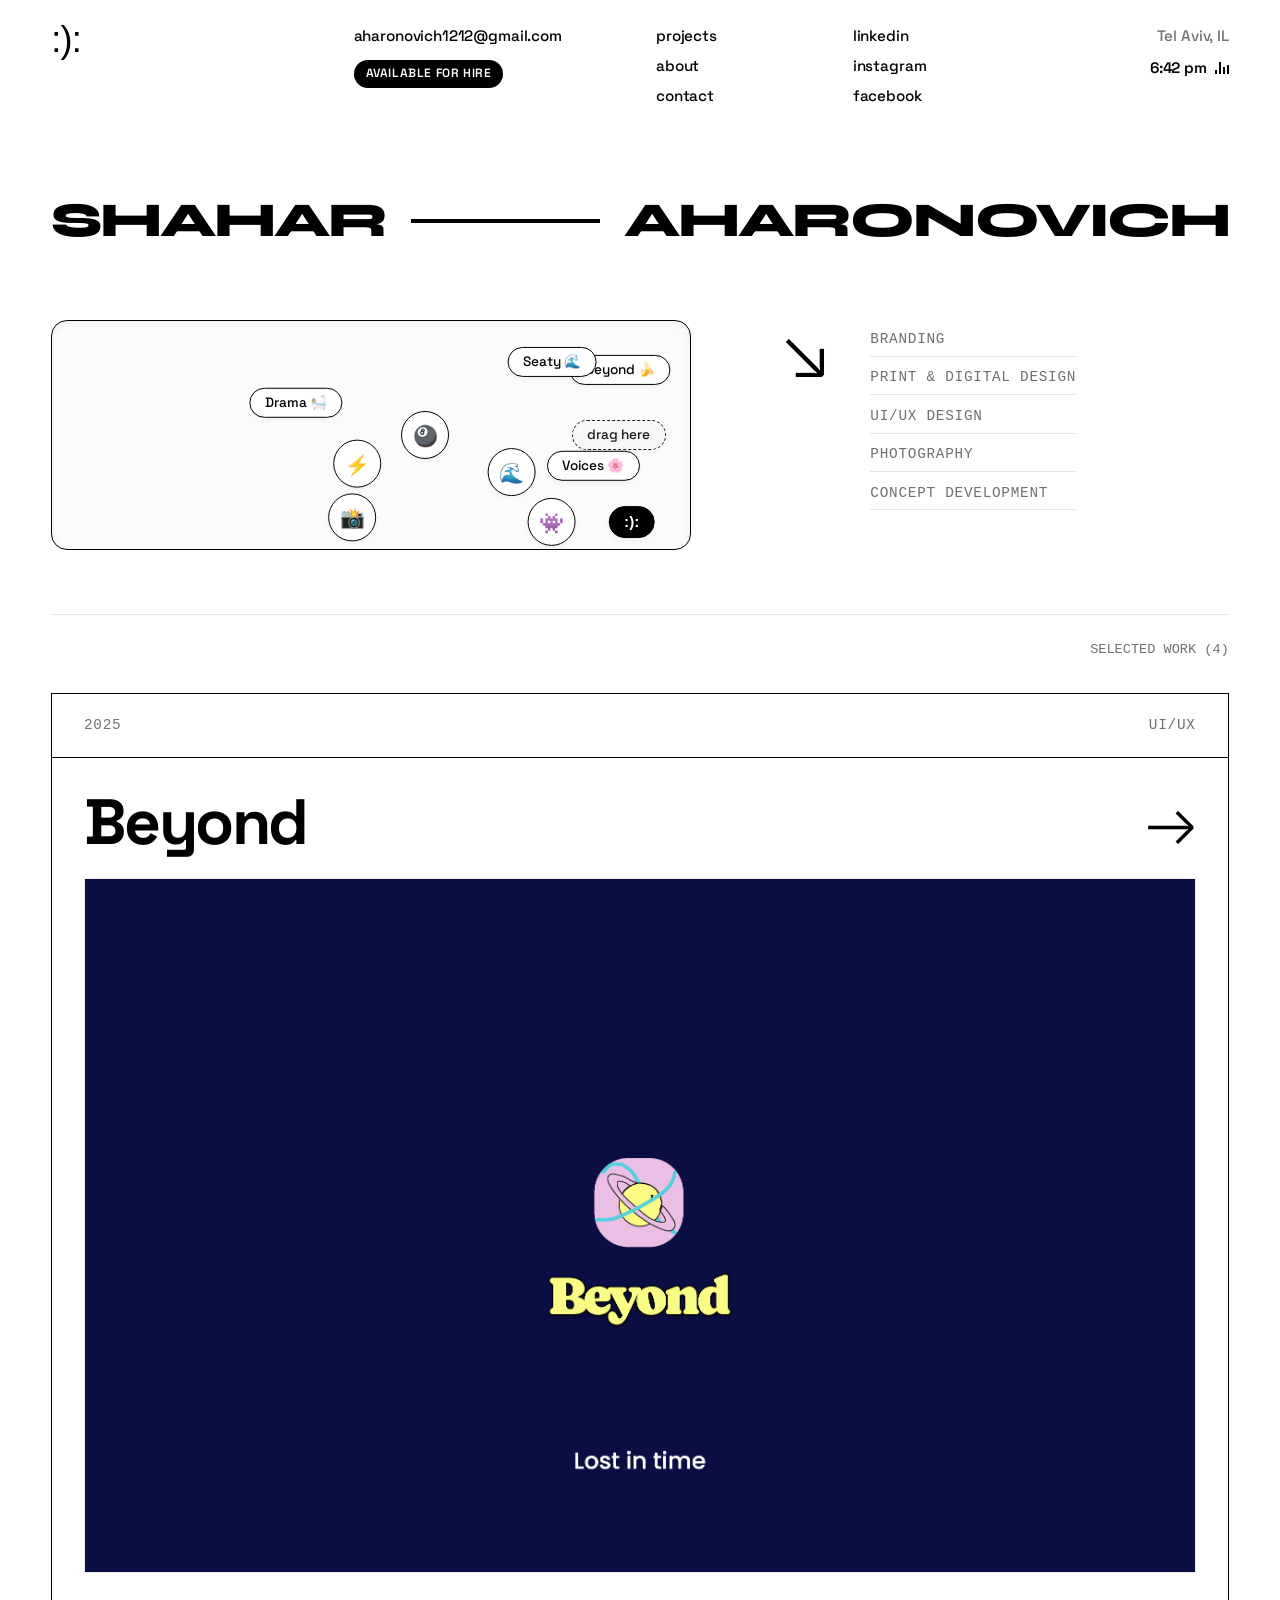
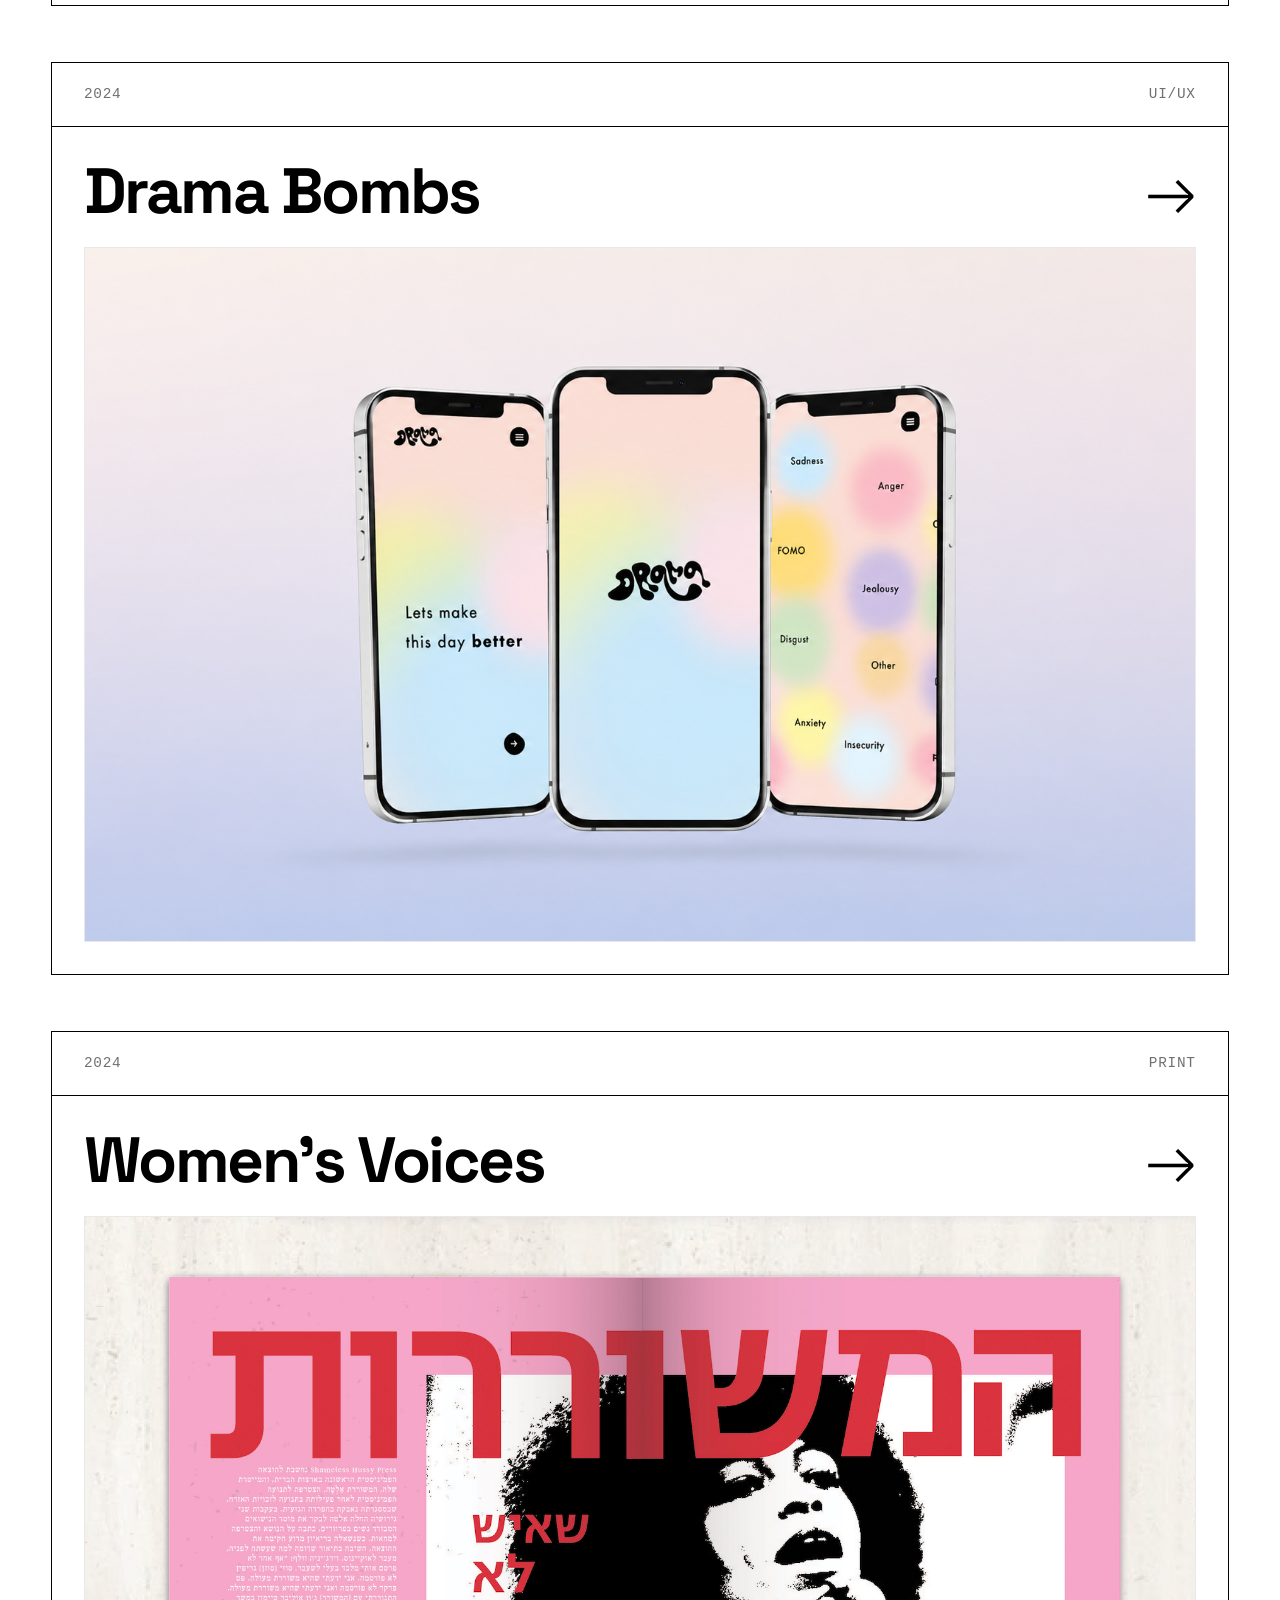
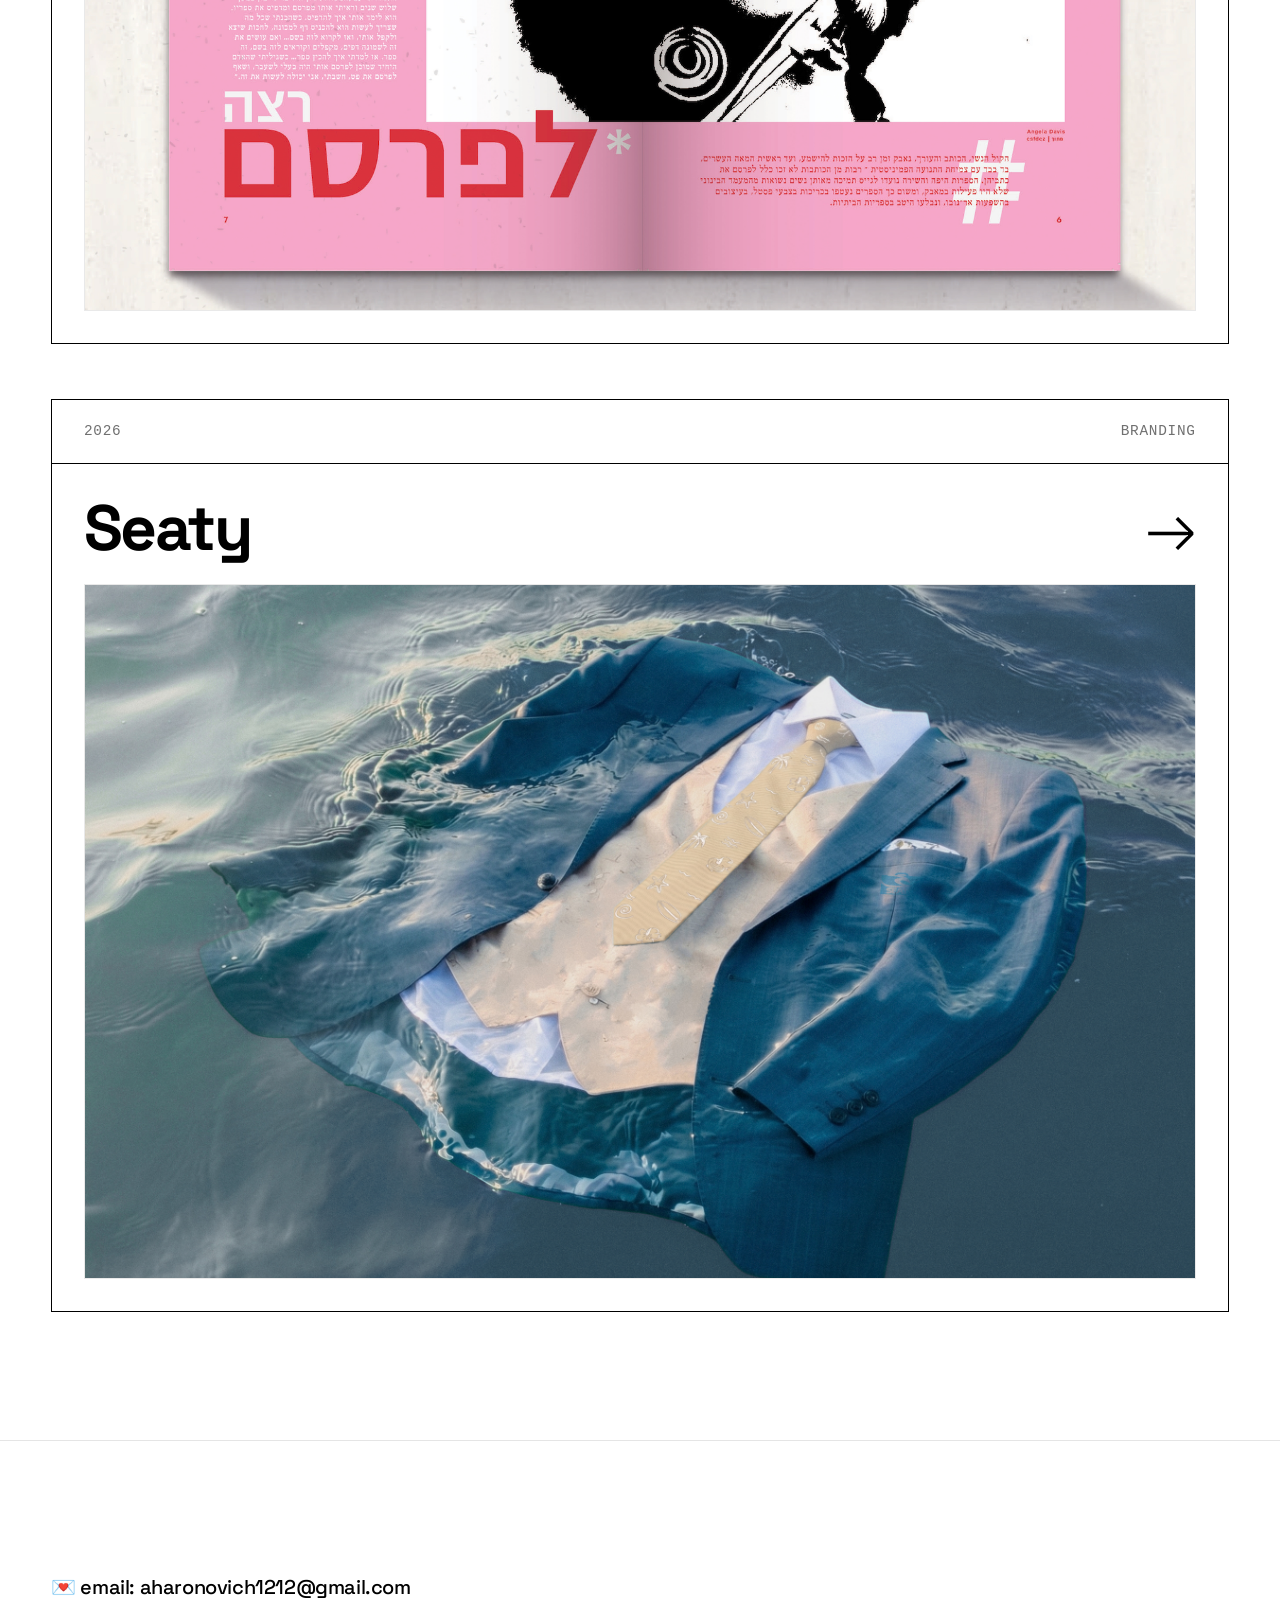
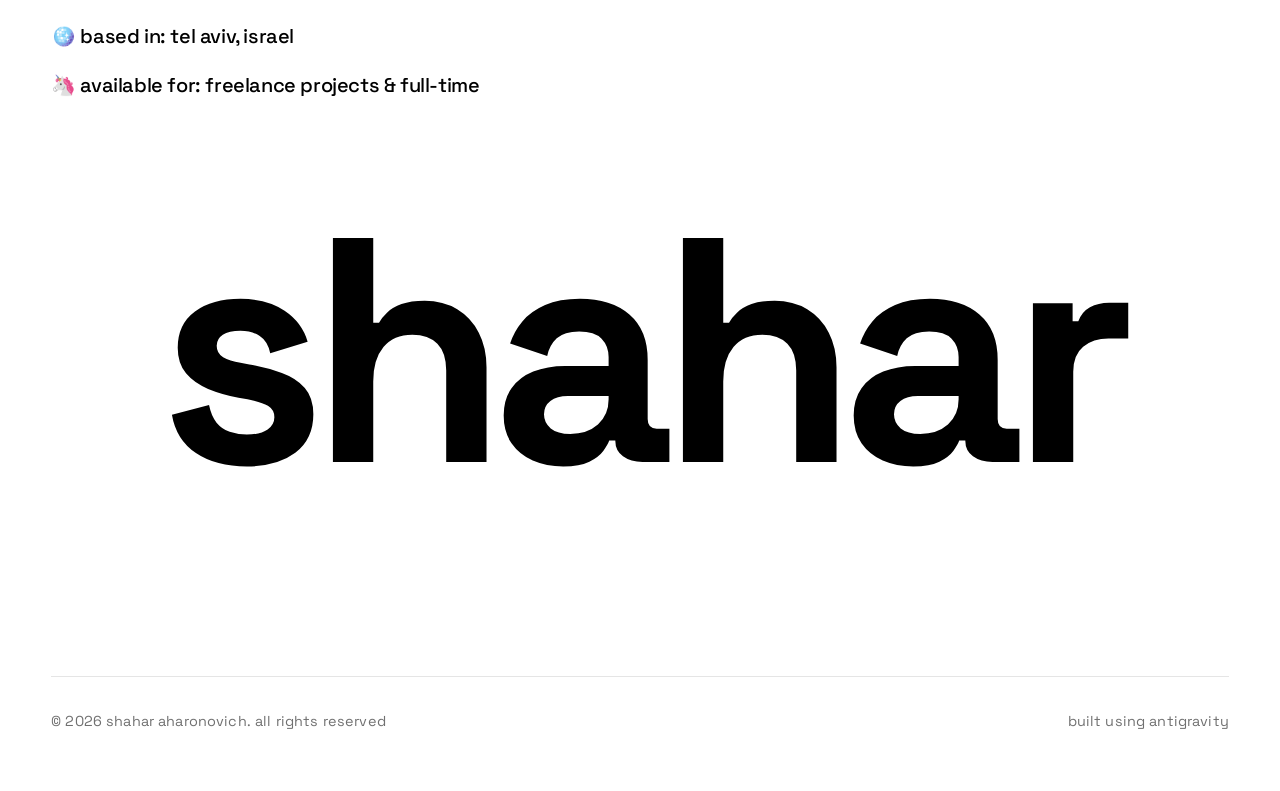
<file: index.html>
<!DOCTYPE html>
<html lang="en">

<head>
    <meta charset="UTF-8">
    <meta name="viewport" content="width=device-width, initial-scale=1.0">
    <title>Shahar Aharonovich | Portfolio</title>
    <meta name="description"
        content="Portfolio of Shahar Aharonovich, a graphic designer, photographer, and editor based in Tel Aviv.">
    <!-- Google Fonts: Inter -->
    <link rel="preconnect" href="https://fonts.googleapis.com">
    <link rel="preconnect" href="https://fonts.gstatic.com" crossorigin>
    <link href="https://fonts.googleapis.com/css2?family=Inter:wght@400;500;600;700;800;900&display=swap"
        rel="stylesheet">
    <!-- CSS Styling -->
    <link rel="stylesheet" href="style.css?v=19.0">
</head>

<body>

    <!-- Header Navigation -->
    <header class="site-header reveal">
        <div class="container header-inner-verris">
            
            <!-- Col 1: Brand -->
            <div class="header-col brand-col">
                <a href="index.html" class="brand-logo"><span class="brand-sublabel">:):</span></a>
            </div>

            <!-- Col 2: Info & Pill -->
            <div class="header-col info-col">
                <a href="mailto:aharonovich1212@gmail.com" class="header-email">aharonovich1212@gmail.com</a>
                <span class="availability-badge">Available for hire</span>
            </div>

            <!-- Col 3: Links Grid -->
            <div class="header-col links-col">
                <div class="links-subcol">
                    <a href="index.html#work" class="header-link">projects</a>
                    <a href="about.html" class="header-link">about</a>
                    <a href="#contact" class="header-link">contact</a>
                </div>
                <div class="links-subcol">
                    <a href="https://www.linkedin.com/in/shahar-aharonovich-572699379/" target="_blank" rel="noopener noreferrer" class="header-link">LinkedIn</a>
                    <a href="https://www.instagram.com/shahar_aharonovich/" target="_blank" rel="noopener noreferrer" class="header-link">Instagram</a>
                    <a href="https://www.facebook.com/shahar.aharonovich/" target="_blank" rel="noopener noreferrer" class="header-link">Facebook</a>
                </div>
            </div>

            <!-- Col 4: Location & Clock -->
            <div class="header-col clock-col">
                <span class="header-location">Tel Aviv, IL</span>
                <span class="header-time-wrapper">
                    <span id="live-clock">--:-- --</span>
                    <span class="visualizer-bars">
                        <span></span>
                        <span></span>
                        <span></span>
                        <span></span>
                    </span>
                </span>
            </div>

            <!-- Mobile Menu Button -->
            <button class="menu-toggle" aria-label="Toggle Menu">
                <span class="hamburger-line"></span>
                <span class="hamburger-line"></span>
            </button>
        </div>
    </header>
    <!-- Mobile Navigation Overlay -->
    <div class="mobile-nav-overlay">
        <nav class="mobile-nav-links">
            <a href="index.html#work" class="mobile-nav-item">work</a>
            <a href="about.html" class="mobile-nav-item">about me</a>
            <a href="#contact" class="mobile-nav-item">contact</a>
        </nav>
    </div>

    <!-- Verris Hero Section -->
    <section class="verris-hero container reveal-seq">
        <h1 class="hero-main-title">
            <span class="first-name">SHAHAR</span>
            <div class="name-divider"></div>
            <span class="last-name">AHARONOVICH</span>
        </h1>
        
        <div class="hero-intro-grid">
            <div class="hero-intro-col description-col">
                <div class="physics-sandbox" id="physics-sandbox"></div>
            </div>
            <div class="hero-intro-col disciplines-col">
                <span class="diagonal-arrow">↘</span>
                <div class="disciplines-list">
                    <span>Branding</span>
                    <span>Print &amp; Digital Design</span>
                    <span>UI/UX Design</span>
                    <span>Photography</span>
                    <span>Concept Development</span>
                </div>
            </div>
        </div>
    </section>

    <!-- Featured Projects Grid -->
    <section id="work" class="work-section container">
        <div class="projects-grid-header">
            <div class="header-right">
                <span>Selected work (4)</span>
            </div>
        </div>

        <div class="projects-grid">

            <!-- Project 1: Beyond -->
            <article class="project-card project-card-reveal">
                <a href="project.html" class="project-link">
                    <div class="project-card-meta">
                        <span class="project-card-year">2025</span>
                        <span class="project-card-category">UI/UX</span>
                    </div>
                    <div class="project-card-divider"></div>
                    <div class="project-card-title-row">
                        <h2 class="project-card-title">Beyond</h2>
                        <span class="project-card-arrow">→</span>
                    </div>
                    <div class="project-card-image-frame">
                        <div class="project-card-image-container">
                            <img src="assets/images/beyond/thumb1.png" alt="Beyond project thumbnail" loading="lazy">
                        </div>
                    </div>
                </a>
            </article>

            <!-- Project 2: Drama Bombs -->
            <article class="project-card project-card-reveal">
                <a href="project-drama-bombs.html" class="project-link">
                    <div class="project-card-meta">
                        <span class="project-card-year">2024</span>
                        <span class="project-card-category">UI/UX</span>
                    </div>
                    <div class="project-card-divider"></div>
                    <div class="project-card-title-row">
                        <h2 class="project-card-title">Drama Bombs</h2>
                        <span class="project-card-arrow">→</span>
                    </div>
                    <div class="project-card-image-frame">
                        <div class="project-card-image-container">
                            <img src="assets/images/drama bombs/thumb1.png" alt="Drama Bombs project thumbnail" loading="lazy">
                        </div>
                    </div>
                </a>
            </article>

            <!-- Project 3: Women's Voices -->
            <article class="project-card project-card-reveal">
                <a href="project-womens-voices.html" class="project-link">
                    <div class="project-card-meta">
                        <span class="project-card-year">2024</span>
                        <span class="project-card-category">Print</span>
                    </div>
                    <div class="project-card-divider"></div>
                    <div class="project-card-title-row">
                        <h2 class="project-card-title">Women's Voices</h2>
                        <span class="project-card-arrow">→</span>
                    </div>
                    <div class="project-card-image-frame">
                        <div class="project-card-image-container">
                            <img src="assets/images/women's voices/thumb1.png" alt="Women's Voices project thumbnail" loading="lazy">
                        </div>
                    </div>
                </a>
            </article>

            <!-- Project 4: Seaty -->
            <article class="project-card project-card-reveal">
                <a href="project-the-beatles.html" class="project-link">
                    <div class="project-card-meta">
                        <span class="project-card-year">2026</span>
                        <span class="project-card-category">Branding</span>
                    </div>
                    <div class="project-card-divider"></div>
                    <div class="project-card-title-row">
                        <h2 class="project-card-title">Seaty</h2>
                        <span class="project-card-arrow">→</span>
                    </div>
                    <div class="project-card-image-frame">
                        <div class="project-card-image-container">
                            <img src="assets/images/seaty/thumb1.jpg" alt="Seaty project thumbnail" loading="lazy">
                        </div>
                    </div>
                </a>
            </article>

        </div>
    </section>



    <!-- Site Footer (Image 6) -->
    <footer id="contact" class="site-footer container reveal">
        <div class="footer-grid">
            <div class="footer-info">
                <p>💌 email: aharonovich1212@gmail.com</p>
                <p>🪩 based in: tel aviv, israel</p>
                <p>🦄 available for: freelance projects & full-time</p>
            </div>

        </div>

        <div class="giant-footer-name">shahar</div>

        <div class="footer-copyright">
            <p>&copy; 2026 shahar aharonovich. all rights reserved</p>
            <p>built using antigravity</p>
        </div>
    </footer>

    <!-- JavaScript -->
    <script src="script.js?v=19.0"></script>
</body>

</html>
</file>
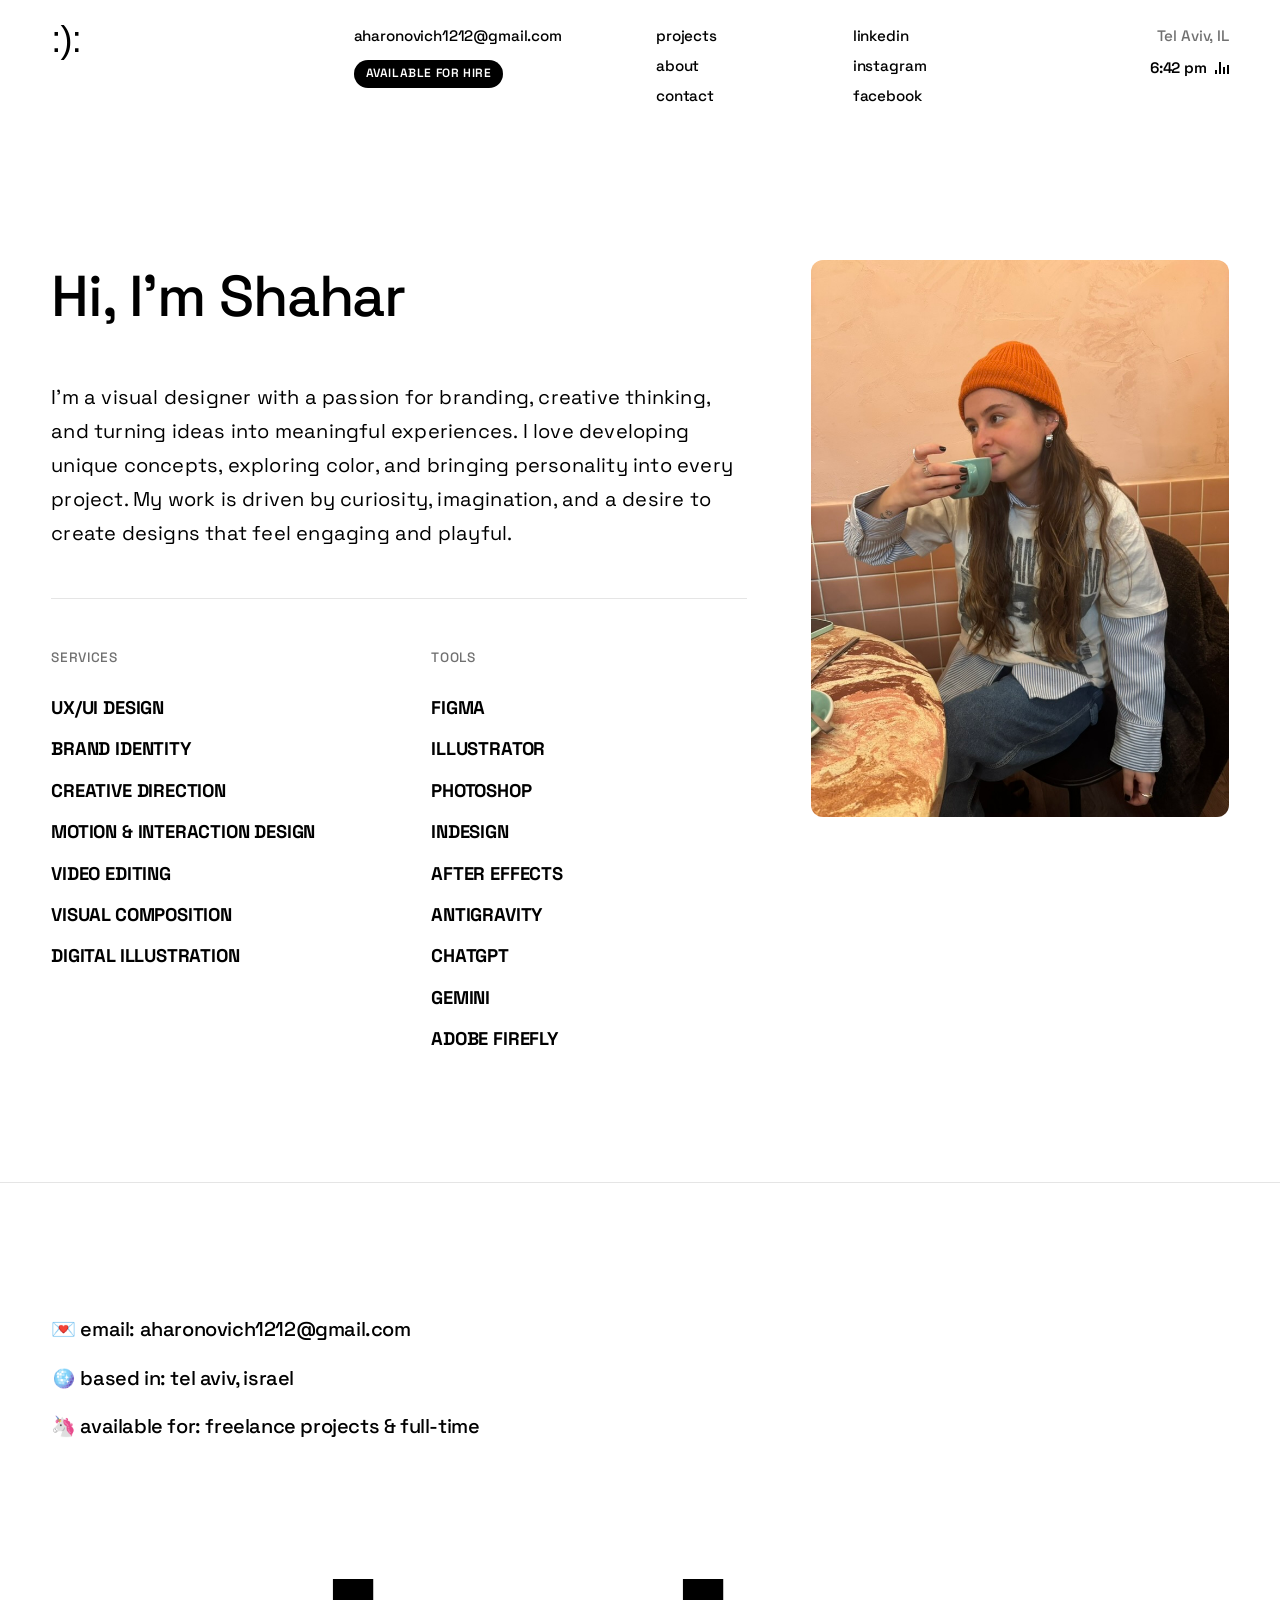
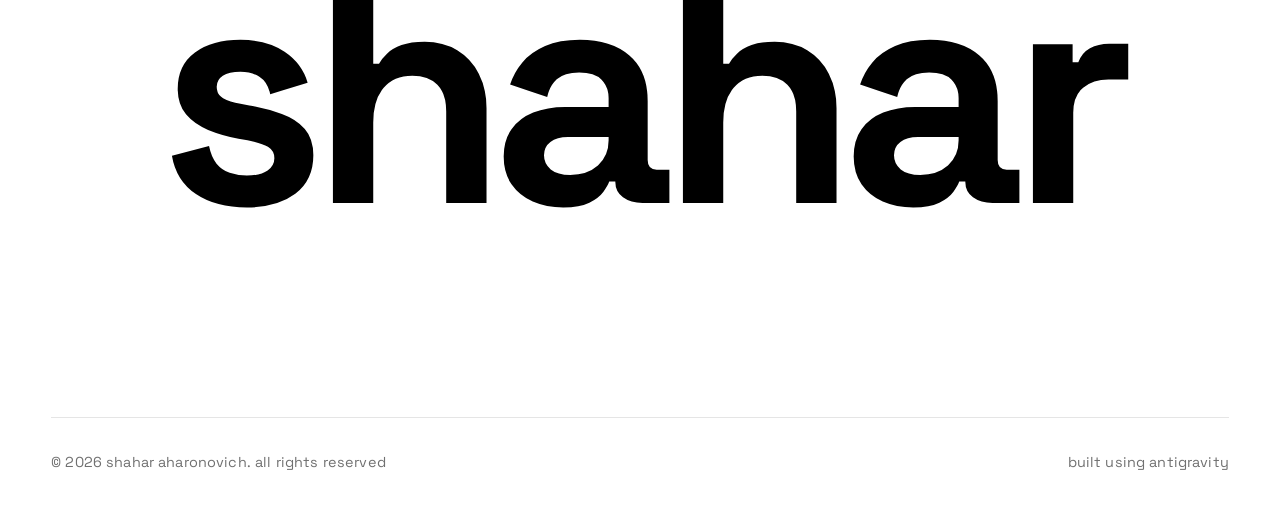
<file: about.html>
<!DOCTYPE html>
<html lang="en">
<head>
    <meta charset="UTF-8">
    <meta name="viewport" content="width=device-width, initial-scale=1.0">
    <title>About Me | Shahar Aharonovich</title>
    <meta name="description" content="About Shahar Aharonovich - graphic designer, photographer, and editor.">
    <!-- Google Fonts: Inter -->
    <link rel="preconnect" href="https://fonts.googleapis.com">
    <link rel="preconnect" href="https://fonts.gstatic.com" crossorigin>
    <link href="https://fonts.googleapis.com/css2?family=Inter:wght@400;500;600;700;800;900&display=swap" rel="stylesheet">
    <!-- Stylesheet -->
    <link rel="stylesheet" href="style.css?v=19.0">
</head>
<body>

    <!-- Header Navigation -->
    <header class="site-header reveal">
        <div class="container header-inner-verris">
            
            <!-- Col 1: Brand -->
            <div class="header-col brand-col">
                <a href="index.html" class="brand-logo"><span class="brand-sublabel">:):</span></a>
            </div>

            <!-- Col 2: Info & Pill -->
            <div class="header-col info-col">
                <a href="mailto:aharonovich1212@gmail.com" class="header-email">aharonovich1212@gmail.com</a>
                <span class="availability-badge">Available for hire</span>
            </div>

            <!-- Col 3: Links Grid -->
            <div class="header-col links-col">
                <div class="links-subcol">
                    <a href="index.html#work" class="header-link">projects</a>
                    <a href="about.html" class="header-link">about</a>
                    <a href="#contact" class="header-link">contact</a>
                </div>
                <div class="links-subcol">
                    <a href="https://www.linkedin.com/in/shahar-aharonovich-572699379/" target="_blank" rel="noopener noreferrer" class="header-link">LinkedIn</a>
                    <a href="https://www.instagram.com/shahar_aharonovich/" target="_blank" rel="noopener noreferrer" class="header-link">Instagram</a>
                    <a href="https://www.facebook.com/shahar.aharonovich/" target="_blank" rel="noopener noreferrer" class="header-link">Facebook</a>
                </div>
            </div>

            <!-- Col 4: Location & Clock -->
            <div class="header-col clock-col">
                <span class="header-location">Tel Aviv, IL</span>
                <span class="header-time-wrapper">
                    <span id="live-clock">--:-- --</span>
                    <span class="visualizer-bars">
                        <span></span>
                        <span></span>
                        <span></span>
                        <span></span>
                    </span>
                </span>
            </div>

            <!-- Mobile Menu Button -->
            <button class="menu-toggle" aria-label="Toggle Menu">
                <span class="hamburger-line"></span>
                <span class="hamburger-line"></span>
            </button>
        </div>
    </header>
    <!-- Mobile Navigation Overlay -->
    <div class="mobile-nav-overlay">
        <nav class="mobile-nav-links">
            <a href="index.html#work" class="mobile-nav-item">work</a>
            <a href="about.html" class="mobile-nav-item">about me</a>
            <a href="#contact" class="mobile-nav-item">contact</a>
        </nav>
    </div>

    <!-- About Container Section -->
    <section class="about-container container reveal-seq">
        
        <!-- Left Column: Content -->
        <div class="about-content-col">
            <h1 class="about-giant-text">Hi, I’m Shahar</h1>
            
            <div class="about-bio-text">
                <p>I’m a visual designer with a passion for branding, creative thinking, and turning ideas into meaningful experiences. I love developing unique concepts, exploring color, and bringing personality into every project. My&nbsp;work is driven by curiosity, imagination, and a desire to create designs that feel engaging and&nbsp;playful.</p>
            </div>

            <!-- Lists: Services & Tools -->
            <div class="about-lists-grid">
                <div class="about-list-col">
                    <span class="about-list-label">SERVICES</span>
                    <ul class="about-list-items">
                        <li>UX/UI DESIGN</li>
                        <li>BRAND IDENTITY</li>
                        <li>CREATIVE DIRECTION</li>
                        <li>MOTION & INTERACTION DESIGN</li>
                        <li>VIDEO EDITING</li>
                        <li>VISUAL COMPOSITION</li>
                        <li>DIGITAL ILLUSTRATION</li>
                    </ul>
                </div>
                <div class="about-list-col">
                    <span class="about-list-label">TOOLS</span>
                    <ul class="about-list-items">
                        <li>FIGMA</li>
                        <li>ILLUSTRATOR</li>
                        <li>PHOTOSHOP</li>
                        <li>INDESIGN</li>
                        <li>AFTER EFFECTS</li>
                        <li>ANTIGRAVITY</li>
                        <li>CHATGPT</li>
                        <li>GEMINI</li>
                        <li>ADOBE FIREFLY</li>
                    </ul>
                </div>
            </div>
        </div>

        <!-- Right Column: Image -->
        <div class="about-image-col">
            <div class="about-hero-media">
                <img src="assets/images/about me/n1.jpeg" alt="Shahar Aharonovich Photography">
            </div>
        </div>

    </section>



    <!-- Site Footer -->
    <footer id="contact" class="site-footer container reveal">
        <div class="footer-grid">
            <div class="footer-info">
                <p>💌 email: aharonovich1212@gmail.com</p>
                <p>🪩 based in: tel aviv, israel</p>
                <p>🦄 available for: freelance projects & full-time</p>
            </div>

        </div>
        
        <div class="giant-footer-name">shahar</div>
        
        <div class="footer-copyright">
            <p>&copy; 2026 shahar aharonovich. all rights reserved</p>
            <p>built using antigravity</p>
        </div>
    </footer>

    <!-- JavaScript -->
    <script src="script.js?v=19.0"></script>
</body>
</html>
</file>
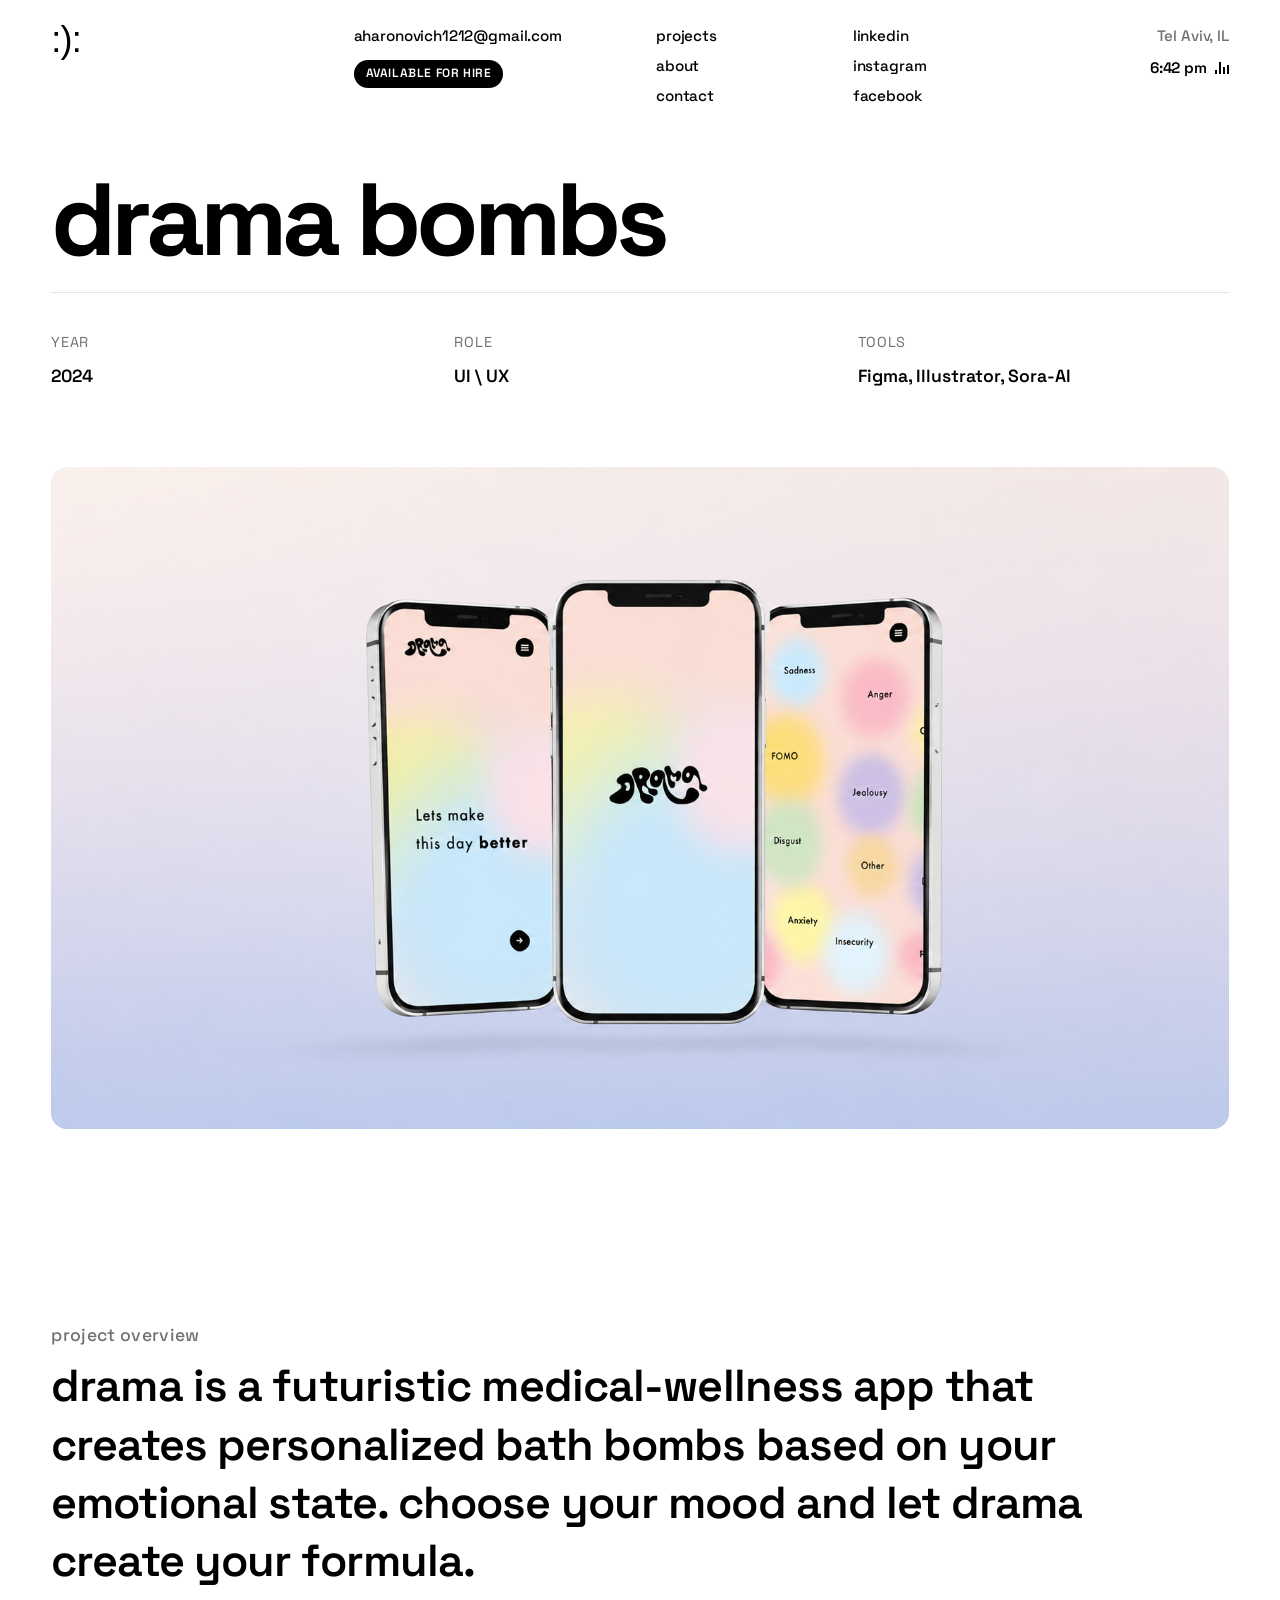
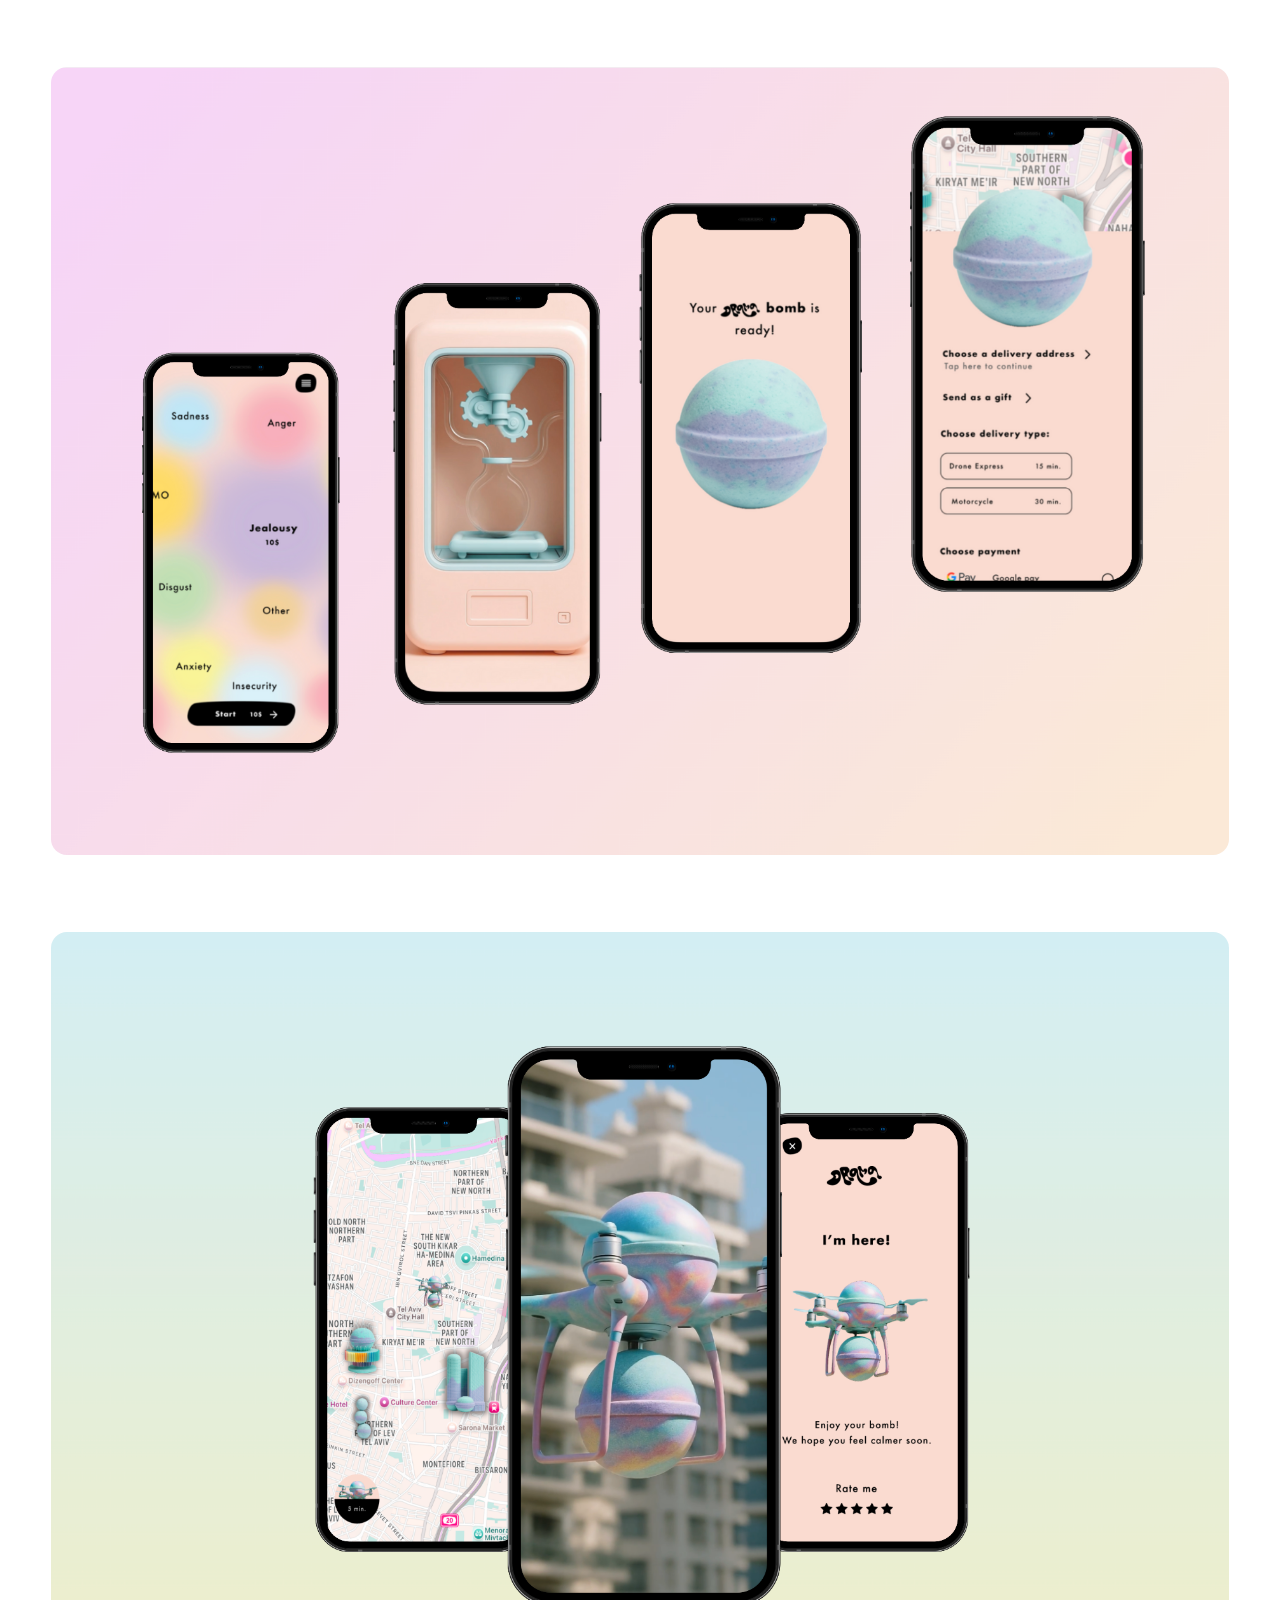
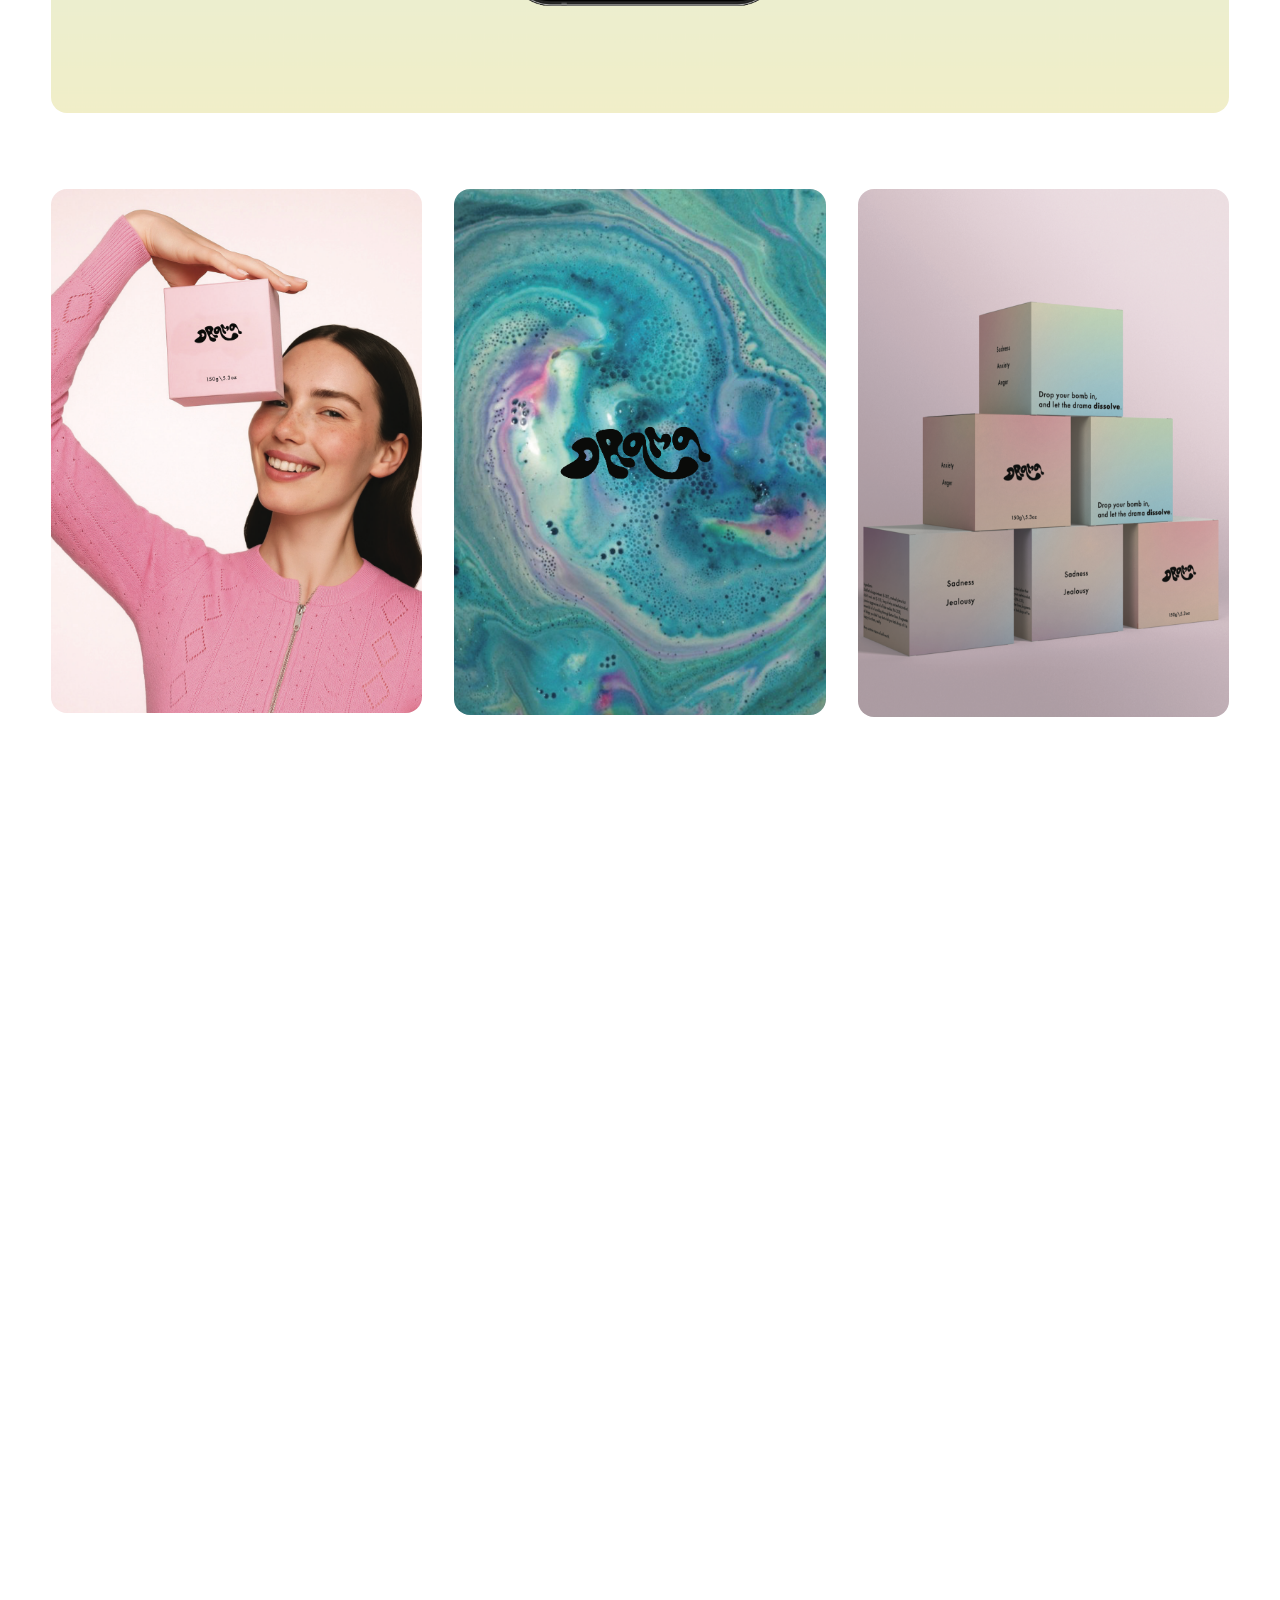
<file: project-drama-bombs.html>
<!DOCTYPE html>
<html lang="en">
<head>
    <meta charset="UTF-8">
    <meta name="viewport" content="width=device-width, initial-scale=1.0">
    <title>Drama bombs | Designer Portfolio</title>
    <meta name="description" content="Case study for Drama bombs project showcasing ux/ui design.">
    <!-- Google Fonts -->
    <link rel="preconnect" href="https://fonts.googleapis.com">
    <link rel="preconnect" href="https://fonts.gstatic.com" crossorigin>
    <link href="https://fonts.googleapis.com/css2?family=Inter:wght@300;400;500;600;700;800;900&display=swap" rel="stylesheet">
    <!-- Stylesheet -->
    <link rel="stylesheet" href="style.css?v=19.0">
</head>
<body>

    <!-- Header Navigation -->
    <header class="site-header reveal">
        <div class="container header-inner-verris">
            
            <!-- Col 1: Brand -->
            <div class="header-col brand-col">
                <a href="index.html" class="brand-logo"><span class="brand-sublabel">:):</span></a>
            </div>

            <!-- Col 2: Info & Pill -->
            <div class="header-col info-col">
                <a href="mailto:aharonovich1212@gmail.com" class="header-email">aharonovich1212@gmail.com</a>
                <span class="availability-badge">Available for hire</span>
            </div>

            <!-- Col 3: Links Grid -->
            <div class="header-col links-col">
                <div class="links-subcol">
                    <a href="index.html#work" class="header-link">projects</a>
                    <a href="about.html" class="header-link">about</a>
                    <a href="#contact" class="header-link">contact</a>
                </div>
                <div class="links-subcol">
                    <a href="https://www.linkedin.com/in/shahar-aharonovich-572699379/" target="_blank" rel="noopener noreferrer" class="header-link">LinkedIn</a>
                    <a href="https://www.instagram.com/shahar_aharonovich/" target="_blank" rel="noopener noreferrer" class="header-link">Instagram</a>
                    <a href="https://www.facebook.com/shahar.aharonovich/" target="_blank" rel="noopener noreferrer" class="header-link">Facebook</a>
                </div>
            </div>

            <!-- Col 4: Location & Clock -->
            <div class="header-col clock-col">
                <span class="header-location">Tel Aviv, IL</span>
                <span class="header-time-wrapper">
                    <span id="live-clock">--:-- --</span>
                    <span class="visualizer-bars">
                        <span></span>
                        <span></span>
                        <span></span>
                        <span></span>
                    </span>
                </span>
            </div>

            <!-- Mobile Menu Button -->
            <button class="menu-toggle" aria-label="Toggle Menu">
                <span class="hamburger-line"></span>
                <span class="hamburger-line"></span>
            </button>
        </div>
    </header>
    <!-- Mobile Navigation Overlay -->
    <div class="mobile-nav-overlay">
        <nav class="mobile-nav-links">
            <a href="index.html#work" class="mobile-nav-item">work</a>
            <a href="about.html" class="mobile-nav-item">about me</a>
            <a href="#contact" class="mobile-nav-item">contact</a>
        </nav>
    </div>

    <!-- Project Hero -->
    <section class="project-hero container reveal-seq">
        <div class="project-hero-header">
            <h1 class="project-main-title">Drama bombs</h1>
            <div class="project-meta">
                <div class="meta-item">
                    <span class="meta-label">Year</span>
                    <span class="meta-value">2024</span>
                </div>
                <div class="meta-item">
                    <span class="meta-label">Role</span>
                    <span class="meta-value">UI \ UX</span>
                </div>
                <div class="meta-item">
                    <span class="meta-label">Tools</span>
                    <span class="meta-value">Figma, Illustrator, Sora-AI</span>
                </div>
            </div>
        </div>
        <div class="project-hero-media">
            <img src="assets/images/drama bombs/thumb1.png" alt="Drama bombs Hero image">
        </div>
    </section>

    <!-- Project Context -->
    <section class="project-context container reveal">
        <div class="context-single-col">
            <span class="context-label">project overview</span>
            <p class="context-giant-text">Drama is a futuristic medical-wellness app that creates personalized bath bombs based on your emotional&nbsp;state. Choose your mood and let Drama create your&nbsp;formula.</p>
        </div>
    </section>

    <!-- Project Gallery -->
    <section class="project-gallery container">
        <div class="gallery-img full-width reveal">
            <img src="assets/images/drama bombs/n1.png" alt="Drama Bombs Process">
        </div>
        
        <div class="gallery-img full-width reveal">
            <img src="assets/images/drama bombs/n2.png" alt="Drama Bombs Overview">
        </div>
        
        <div class="gallery-grid-triple">
            <div class="gallery-img reveal">
                <img src="assets/images/drama bombs/n3.png" alt="Drama Bombs Detail 1">
            </div>
            <div class="gallery-img reveal">
                <img src="assets/images/drama bombs/n4.png" alt="Drama Bombs Detail 2">
            </div>
            <div class="gallery-img reveal">
                <img src="assets/images/drama bombs/n5.png" alt="Drama Bombs Detail 3">
            </div>
        </div>
    </section>
    
    <section class="prototype-link-wrapper container reveal">
        <a href="https://www.figma.com/proto/EKDuQjc88nPzLtv0d59mTU?node-id=0-1&t=LuLV37nDOw6I9gqM-6" class="prototype-link" target="_blank" rel="noopener noreferrer">prototype link 👾</a>
    </section>

    <!-- Next Project / Back Home -->
    <section class="project-footer container reveal">
         <a href="index.html" class="back-link">
             <span class="arrow">&larr;</span> Back to Home
         </a>
    </section>

    <!-- Site Footer -->
    <footer id="contact" class="site-footer container reveal">
        <div class="footer-grid">
            <div class="footer-info">
                <p>💌 email: aharonovich1212@gmail.com</p>
                <p>🪩 based in: tel aviv, israel</p>
                <p>🦄 available for: freelance projects & full-time</p>
            </div>

        </div>
        
        <div class="giant-footer-name">shahar</div>
        
        <div class="footer-copyright">
            <p>&copy; 2026 shahar aharonovich. all rights reserved</p>
            <p>built using antigravity</p>
        </div>
    </footer>

    <!-- JavaScript -->
    <script src="script.js?v=19.0"></script>
</body>
</html>
</file>
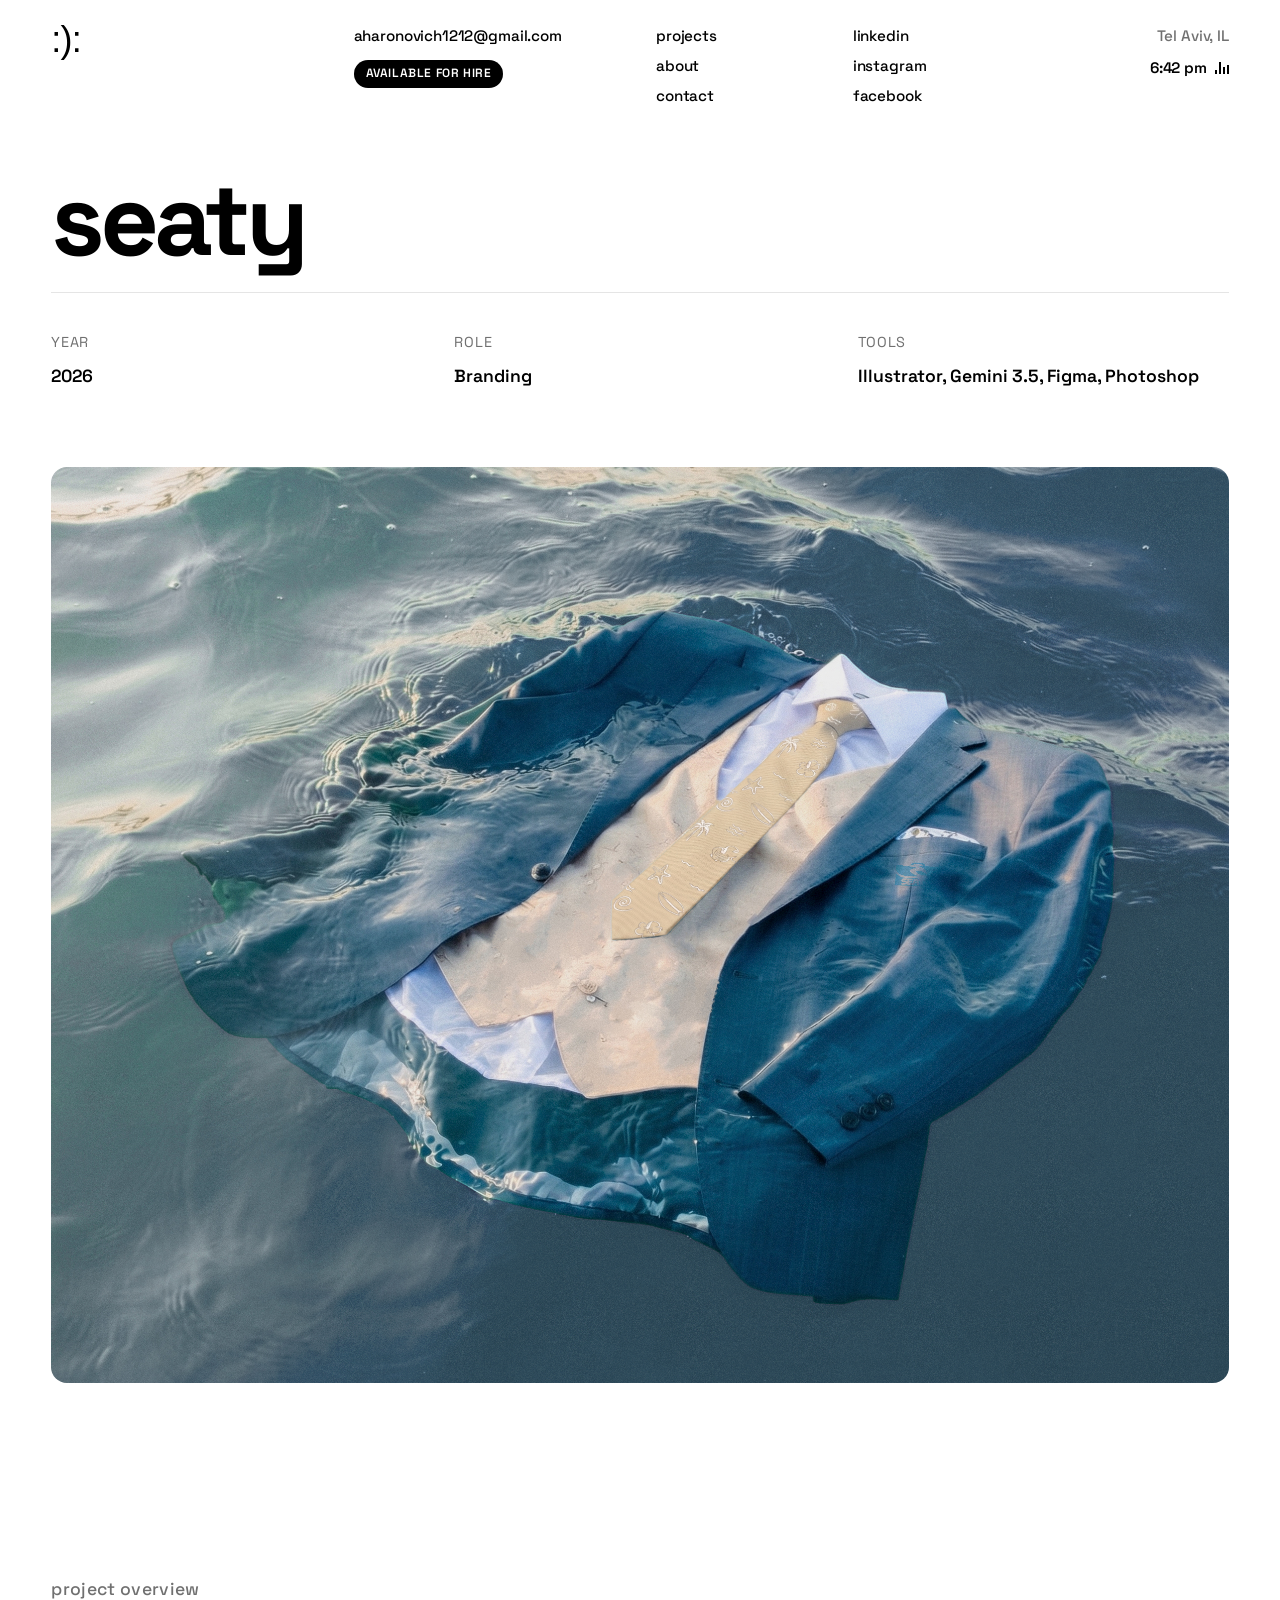
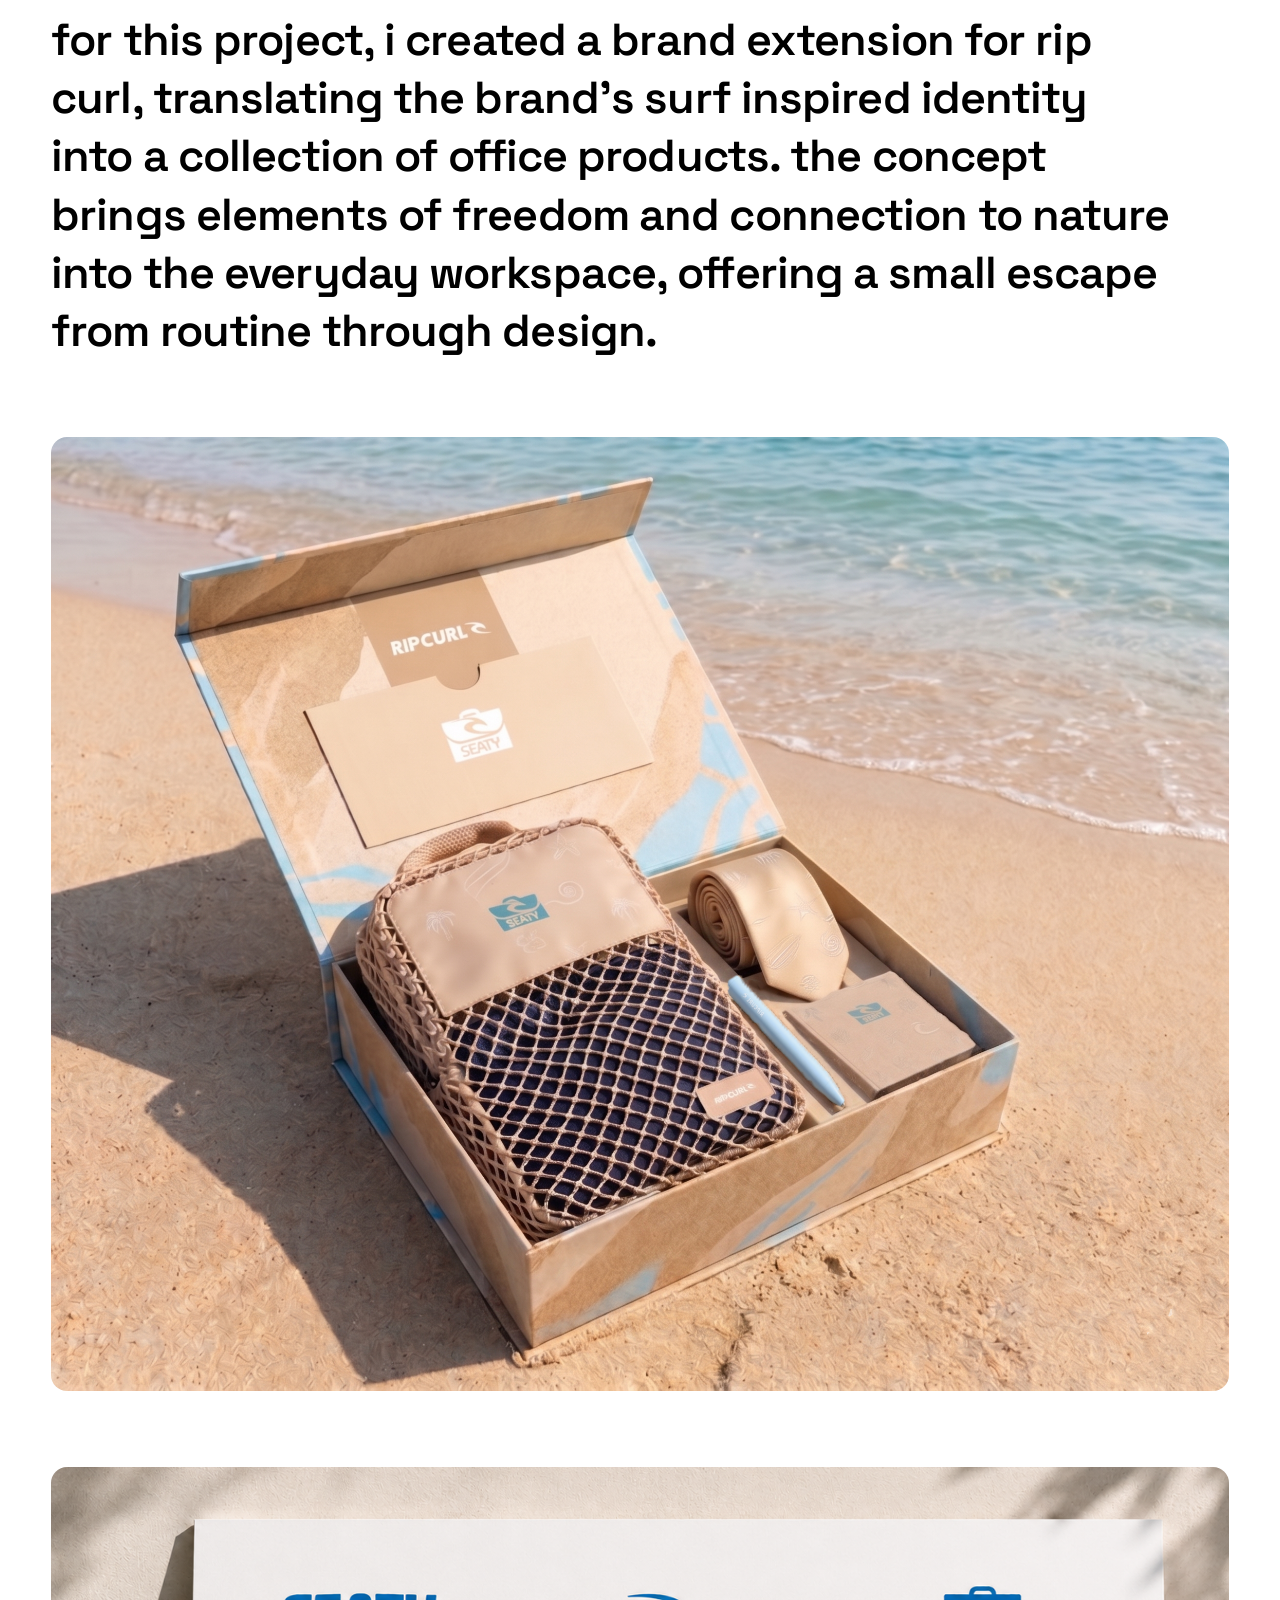
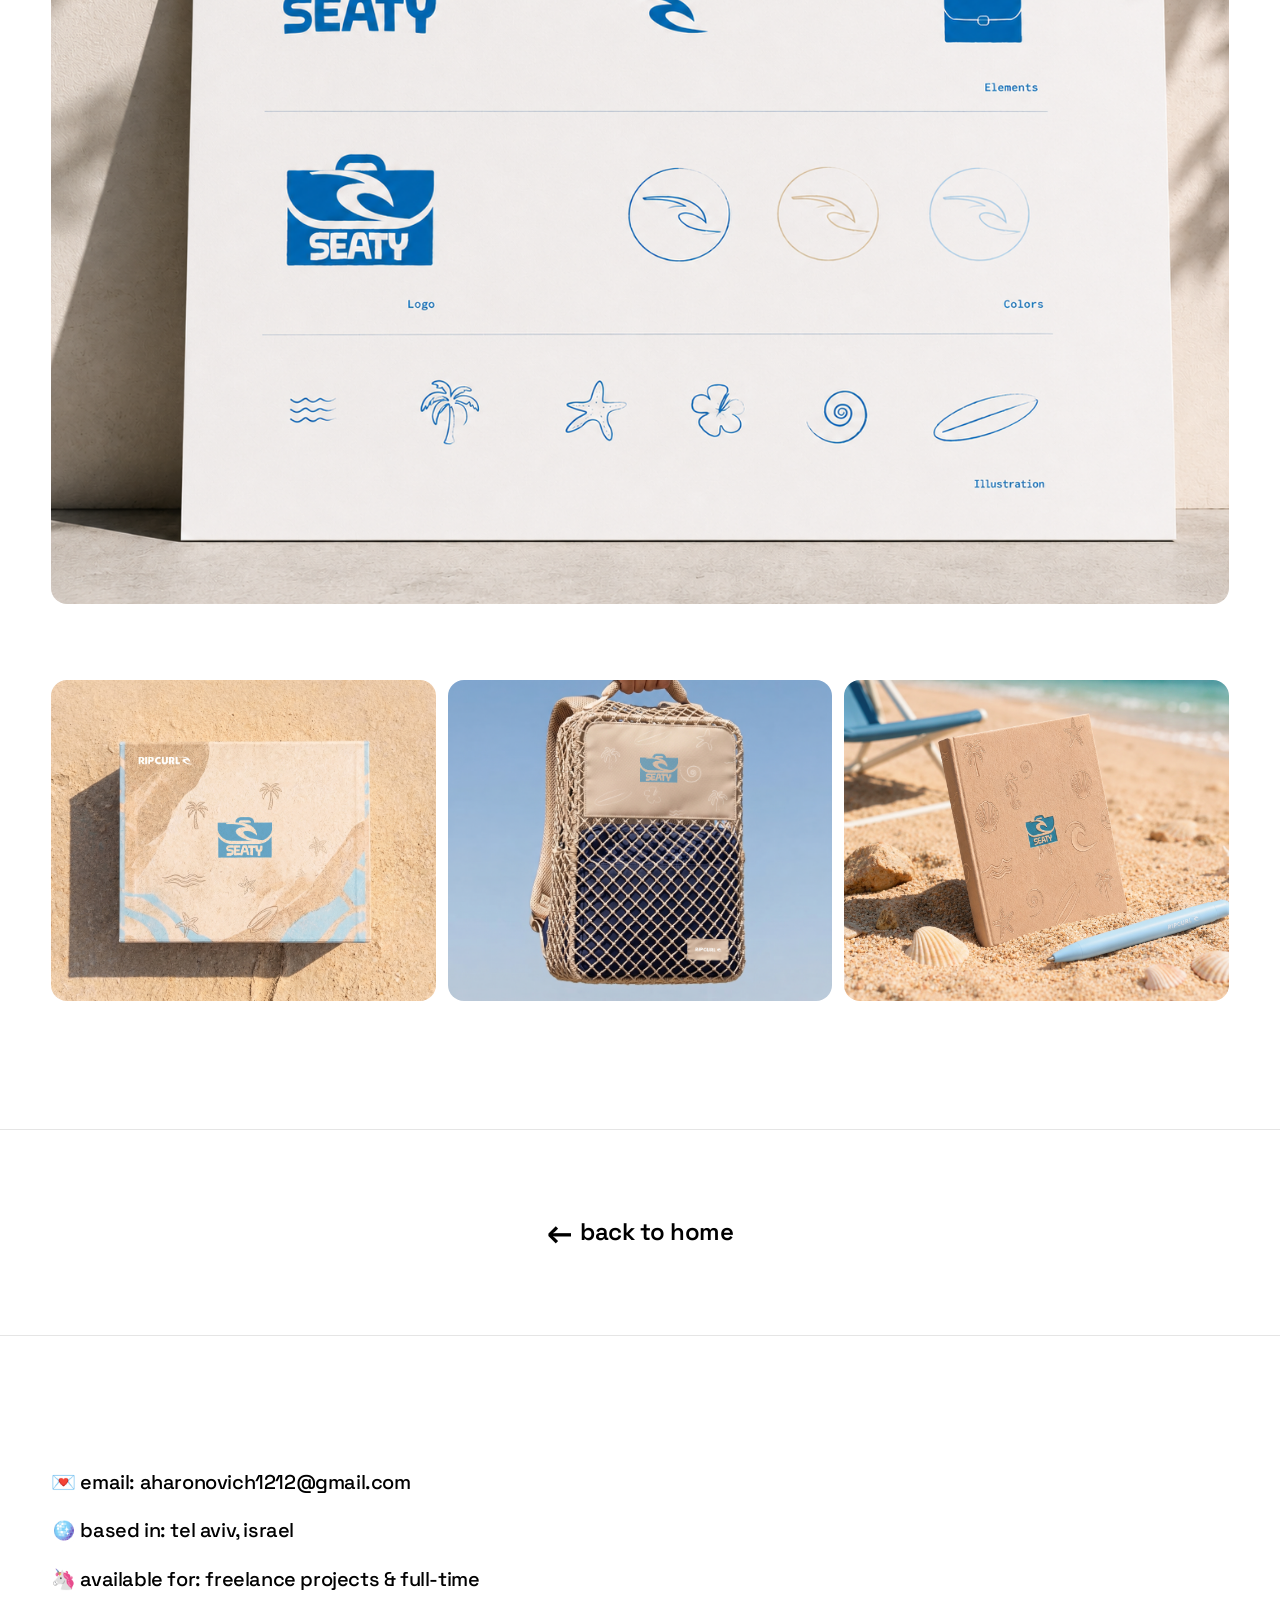
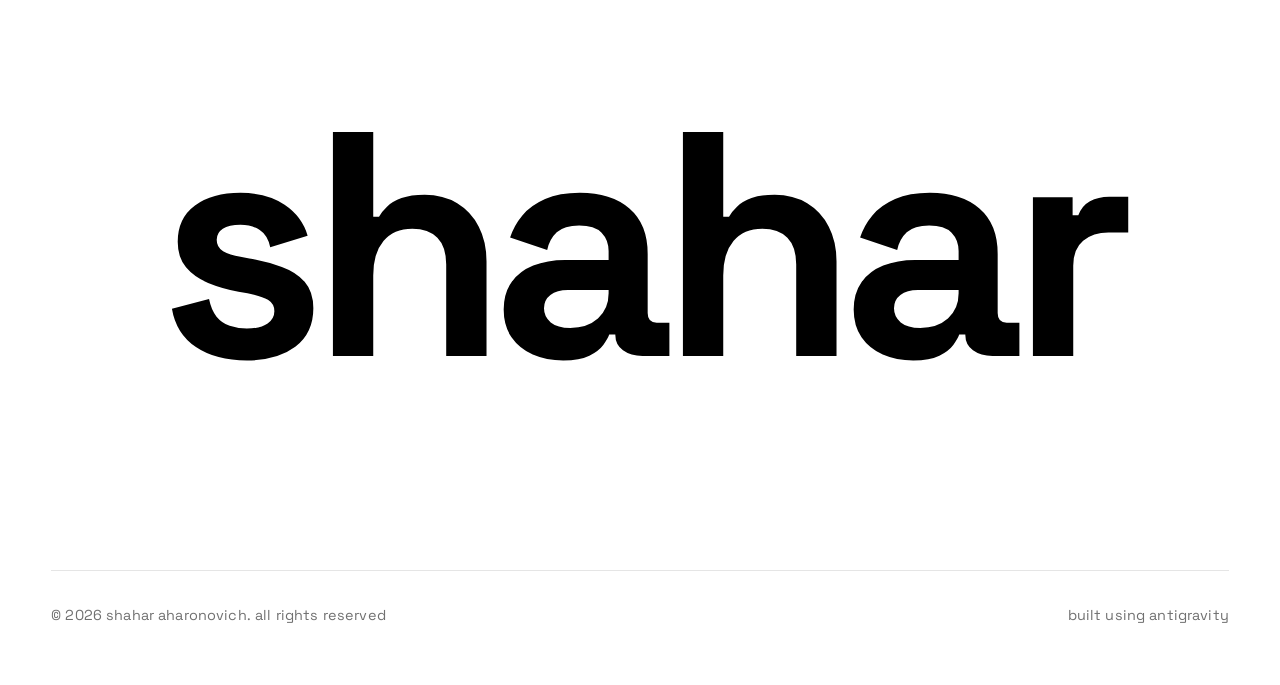
<file: project-the-beatles.html>
<!DOCTYPE html>
<html lang="en">
<head>
    <meta charset="UTF-8">
    <meta name="viewport" content="width=device-width, initial-scale=1.0">
    <title>Seaty | Designer Portfolio</title>
    <meta name="description" content="Case study for Seaty project showcasing branding design.">
    <!-- Google Fonts -->
    <link rel="preconnect" href="https://fonts.googleapis.com">
    <link rel="preconnect" href="https://fonts.gstatic.com" crossorigin>
    <link href="https://fonts.googleapis.com/css2?family=Inter:wght@300;400;500;600;700;800;900&display=swap" rel="stylesheet">
    <!-- Stylesheet -->
    <link rel="stylesheet" href="style.css?v=19.0">
</head>
<body>

    <!-- Header Navigation -->
    <header class="site-header reveal">
        <div class="container header-inner-verris">
            
            <!-- Col 1: Brand -->
            <div class="header-col brand-col">
                <a href="index.html" class="brand-logo"><span class="brand-sublabel">:):</span></a>
            </div>

            <!-- Col 2: Info & Pill -->
            <div class="header-col info-col">
                <a href="mailto:aharonovich1212@gmail.com" class="header-email">aharonovich1212@gmail.com</a>
                <span class="availability-badge">Available for hire</span>
            </div>

            <!-- Col 3: Links Grid -->
            <div class="header-col links-col">
                <div class="links-subcol">
                    <a href="index.html#work" class="header-link">projects</a>
                    <a href="about.html" class="header-link">about</a>
                    <a href="#contact" class="header-link">contact</a>
                </div>
                <div class="links-subcol">
                    <a href="https://www.linkedin.com/in/shahar-aharonovich-572699379/" target="_blank" rel="noopener noreferrer" class="header-link">LinkedIn</a>
                    <a href="https://www.instagram.com/shahar_aharonovich/" target="_blank" rel="noopener noreferrer" class="header-link">Instagram</a>
                    <a href="https://www.facebook.com/shahar.aharonovich/" target="_blank" rel="noopener noreferrer" class="header-link">Facebook</a>
                </div>
            </div>

            <!-- Col 4: Location & Clock -->
            <div class="header-col clock-col">
                <span class="header-location">Tel Aviv, IL</span>
                <span class="header-time-wrapper">
                    <span id="live-clock">--:-- --</span>
                    <span class="visualizer-bars">
                        <span></span>
                        <span></span>
                        <span></span>
                        <span></span>
                    </span>
                </span>
            </div>

            <!-- Mobile Menu Button -->
            <button class="menu-toggle" aria-label="Toggle Menu">
                <span class="hamburger-line"></span>
                <span class="hamburger-line"></span>
            </button>
        </div>
    </header>
    <!-- Mobile Navigation Overlay -->
    <div class="mobile-nav-overlay">
        <nav class="mobile-nav-links">
            <a href="index.html#work" class="mobile-nav-item">work</a>
            <a href="about.html" class="mobile-nav-item">about me</a>
            <a href="#contact" class="mobile-nav-item">contact</a>
        </nav>
    </div>

    <!-- Project Hero -->
    <section class="project-hero container reveal-seq">
        <div class="project-hero-header">
            <h1 class="project-main-title">seaty</h1>
            <div class="project-meta">
                <div class="meta-item">
                    <span class="meta-label">Year</span>
                    <span class="meta-value">2026</span>
                </div>
                <div class="meta-item">
                    <span class="meta-label">Role</span>
                    <span class="meta-value">Branding</span>
                </div>
                <div class="meta-item">
                    <span class="meta-label">Tools</span>
                    <span class="meta-value">Illustrator, Gemini 3.5, Figma, Photoshop</span>
                </div>
            </div>
        </div>
        <div class="project-hero-media">
            <img src="assets/images/seaty/thumb1.jpg" alt="Seaty Hero image">
        </div>
    </section>

    <!-- Project Context -->
    <section class="project-context container reveal">
        <div class="context-single-col">
            <span class="context-label">project overview</span>
            <p class="context-giant-text">For this project, I created a brand extension for Rip Curl, translating the brand’s surf inspired identity into a collection of office products. The concept brings elements of freedom and connection to nature into the everyday workspace, offering a small escape from routine through design.</p>
        </div>
    </section>

    <!-- Project Gallery -->
    <section class="project-gallery seaty-gallery container">
        <div class="gallery-img full-width reveal">
            <img src="assets/images/seaty/n1.png" alt="Seaty Detail 1" class="natural-ratio">
        </div>
        
        <div class="gallery-img full-width reveal">
            <img src="assets/images/seaty/n2.png" alt="Seaty Detail 2">
        </div>
        
        <div class="gallery-grid-triple">
            <div class="gallery-img reveal">
                <img src="assets/images/seaty/n4.png" alt="Seaty Detail 4">
            </div>
            <div class="gallery-img reveal">
                <img src="assets/images/seaty/n5.png" alt="Seaty Detail 5" class="seaty-bag-img">
            </div>
            <div class="gallery-img reveal">
                <img src="assets/images/seaty/n6.png" alt="Seaty Detail 6">
            </div>
        </div>
    </section>
    
    <!-- Next Project / Back Home -->
    <section class="project-footer container reveal">
         <a href="index.html" class="back-link">
             <span class="arrow">&larr;</span> Back to Home
         </a>
    </section>

    <!-- Site Footer -->
    <footer id="contact" class="site-footer container reveal">
        <div class="footer-grid">
            <div class="footer-info">
                <p>💌 email: aharonovich1212@gmail.com</p>
                <p>🪩 based in: tel aviv, israel</p>
                <p>🦄 available for: freelance projects & full-time</p>
            </div>

        </div>
        
        <div class="giant-footer-name">shahar</div>
        
        <div class="footer-copyright">
            <p>&copy; 2026 shahar aharonovich. all rights reserved</p>
            <p>built using antigravity</p>
        </div>
    </footer>

    <!-- JavaScript -->
    <script src="script.js?v=19.0"></script>
</body>
</html>
</file>
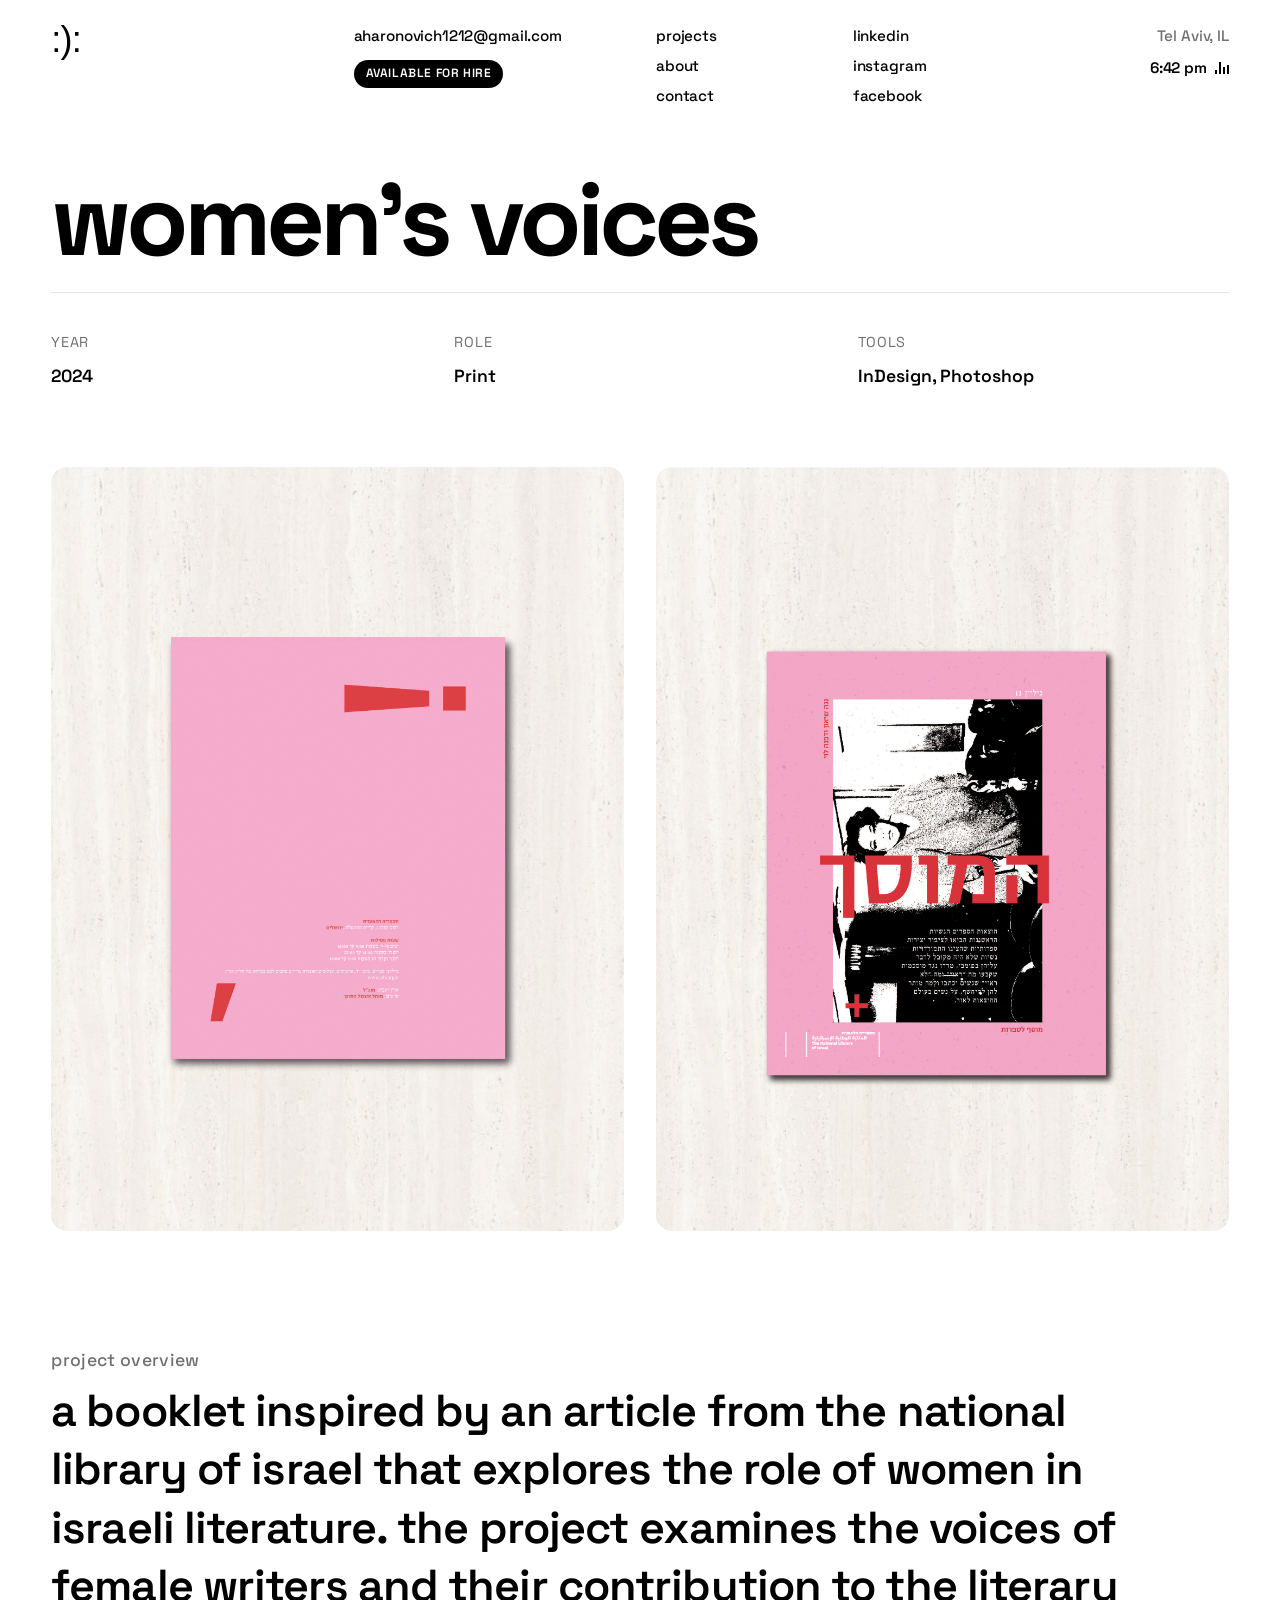
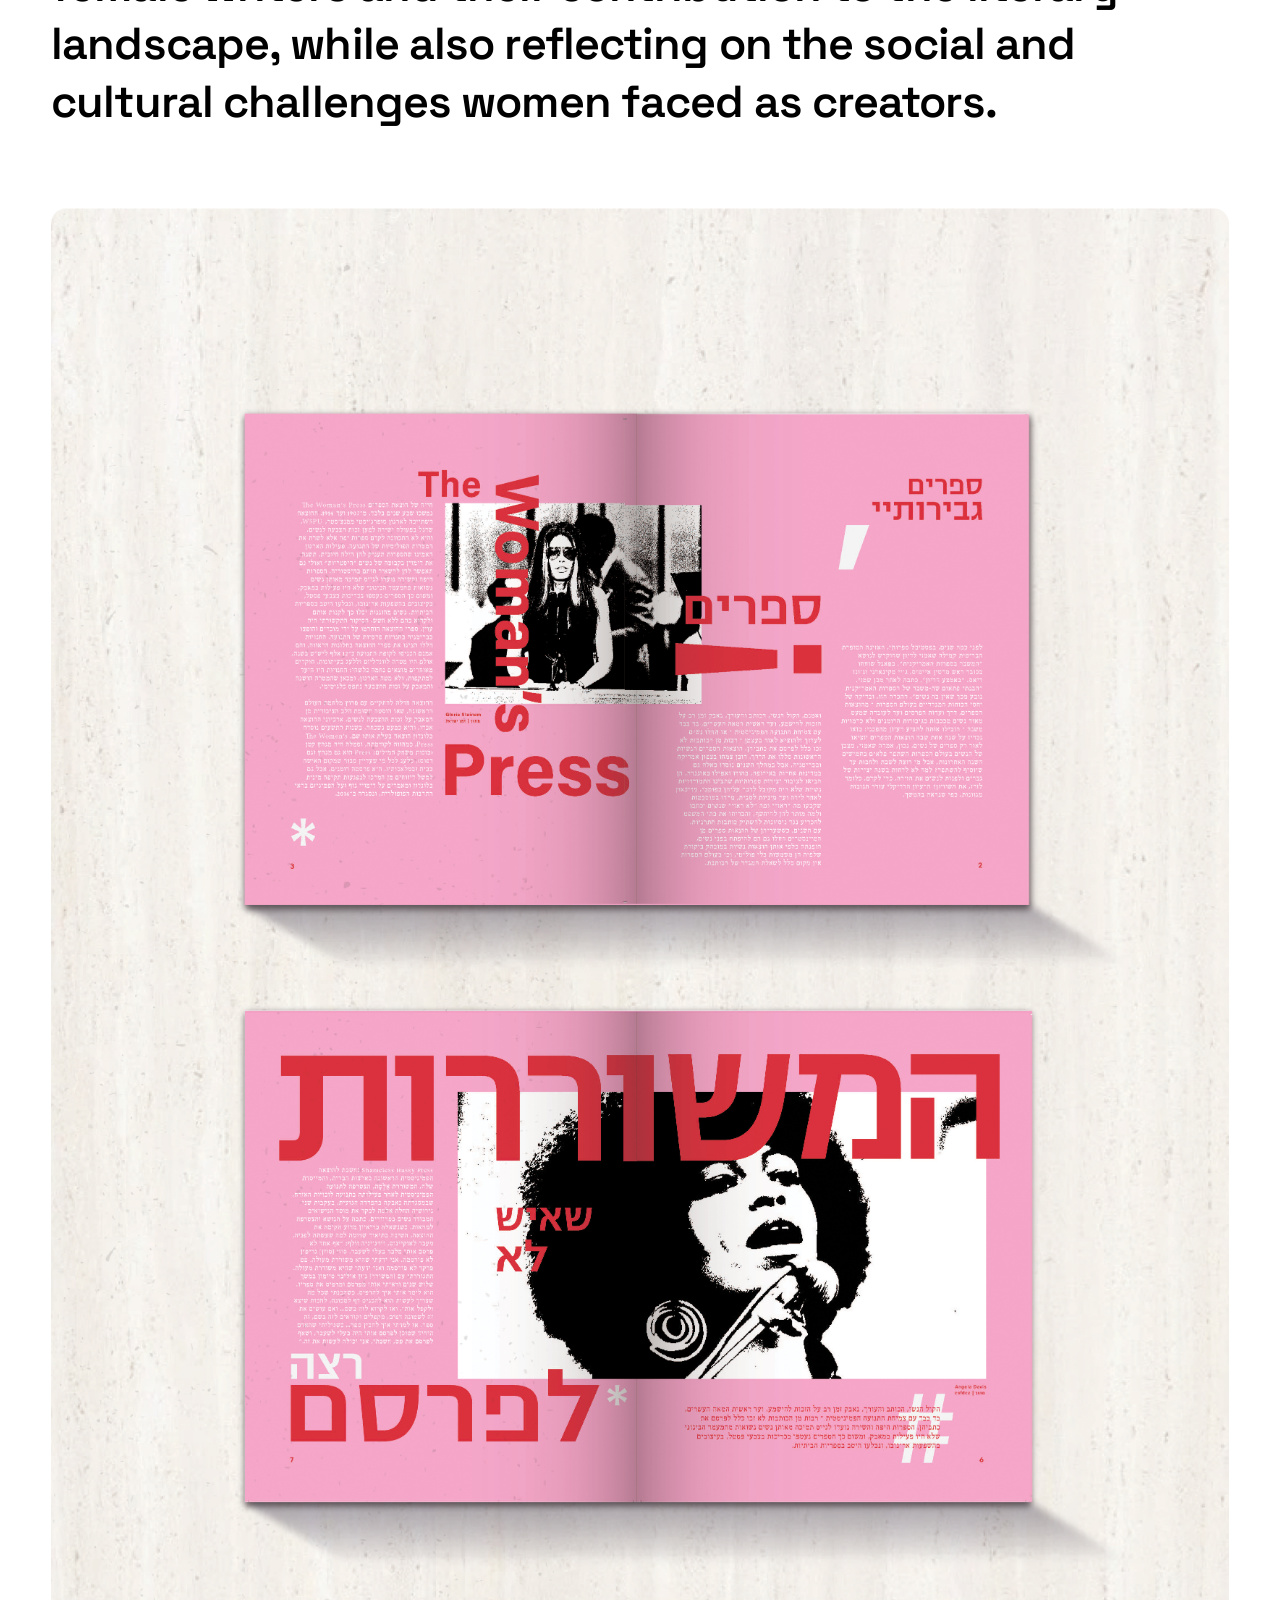
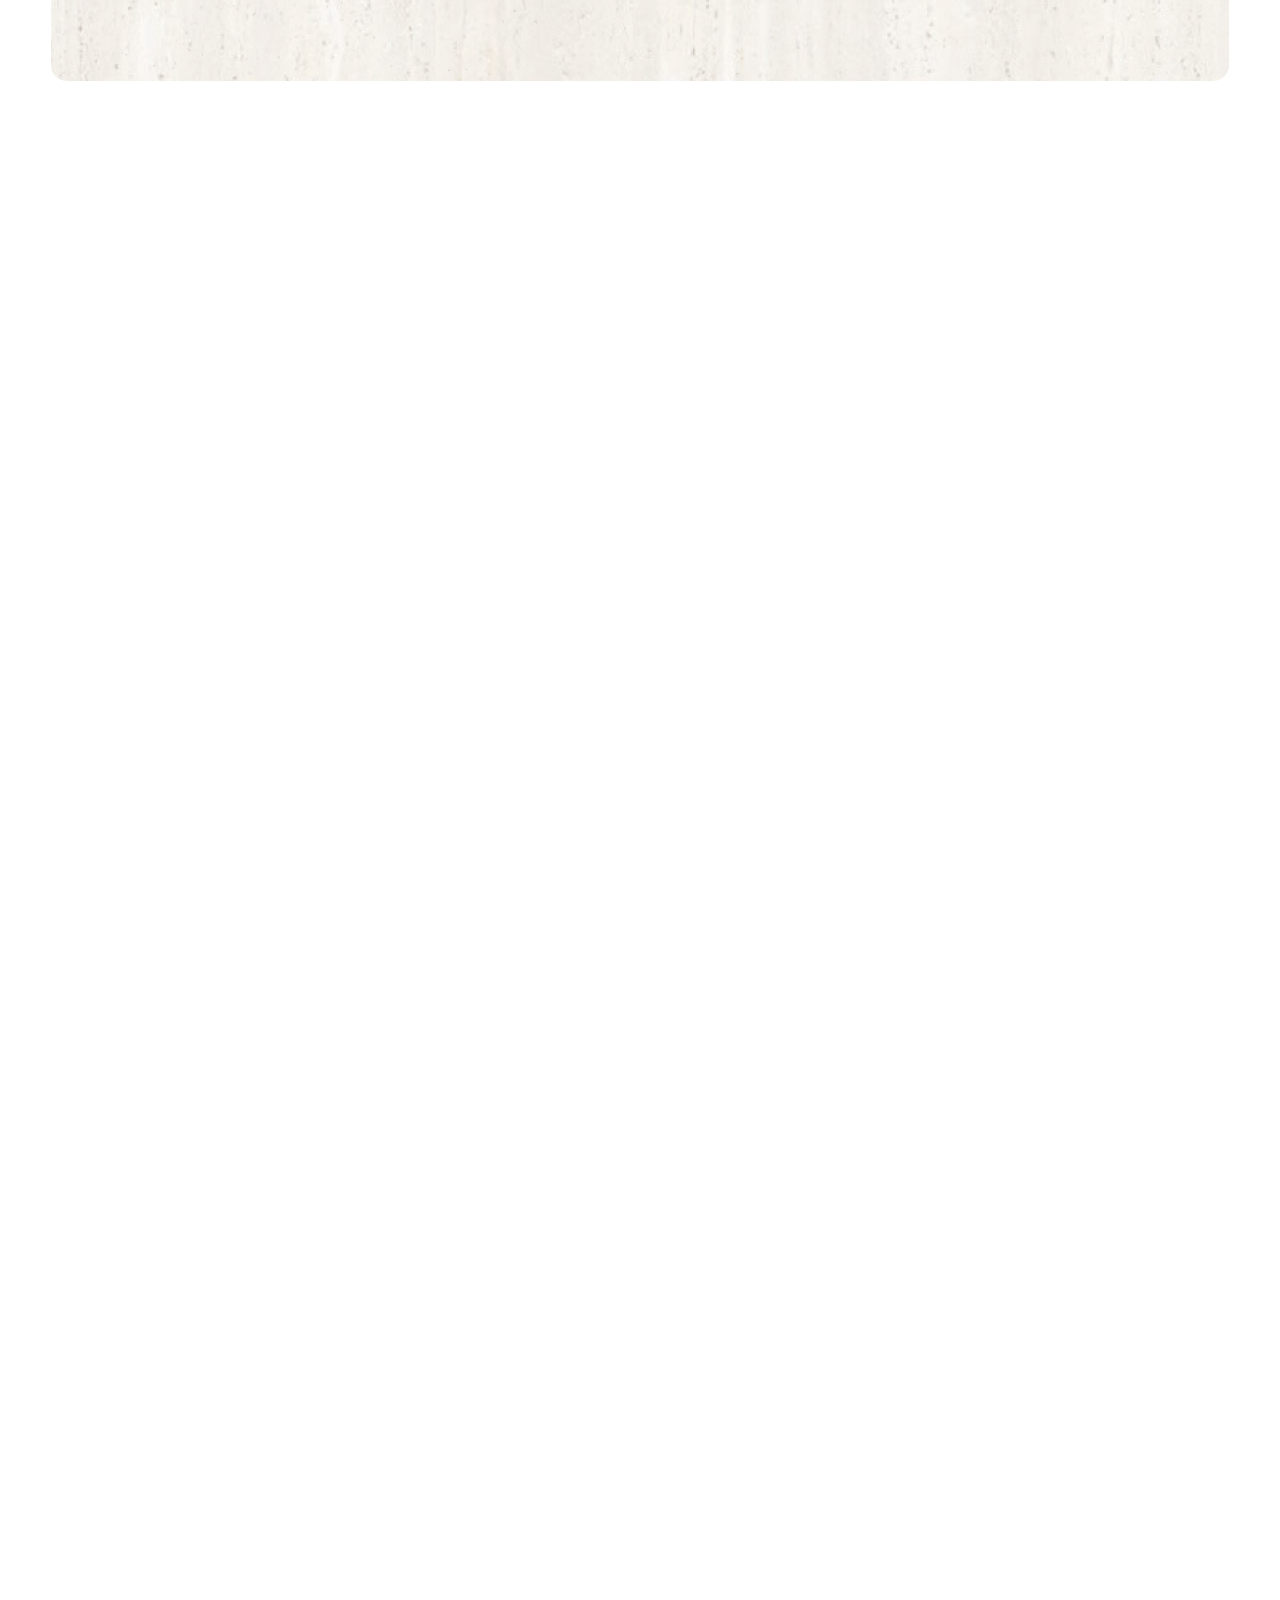
<file: project-womens-voices.html>
<!DOCTYPE html>
<html lang="en">

<head>
    <meta charset="UTF-8">
    <meta name="viewport" content="width=device-width, initial-scale=1.0">
    <title>Women's voices | Designer Portfolio</title>
    <meta name="description" content="Case study for Women's voices project showcasing Print design.">
    <!-- Google Fonts -->
    <link rel="preconnect" href="https://fonts.googleapis.com">
    <link rel="preconnect" href="https://fonts.gstatic.com" crossorigin>
    <link href="https://fonts.googleapis.com/css2?family=Inter:wght@300;400;500;600;700;800;900&display=swap"
        rel="stylesheet">
    <!-- Stylesheet -->
    <link rel="stylesheet" href="style.css?v=19.0">
</head>

<body>

    <!-- Header Navigation -->
    <header class="site-header reveal">
        <div class="container header-inner-verris">
            
            <!-- Col 1: Brand -->
            <div class="header-col brand-col">
                <a href="index.html" class="brand-logo"><span class="brand-sublabel">:):</span></a>
            </div>

            <!-- Col 2: Info & Pill -->
            <div class="header-col info-col">
                <a href="mailto:aharonovich1212@gmail.com" class="header-email">aharonovich1212@gmail.com</a>
                <span class="availability-badge">Available for hire</span>
            </div>

            <!-- Col 3: Links Grid -->
            <div class="header-col links-col">
                <div class="links-subcol">
                    <a href="index.html#work" class="header-link">projects</a>
                    <a href="about.html" class="header-link">about</a>
                    <a href="#contact" class="header-link">contact</a>
                </div>
                <div class="links-subcol">
                    <a href="https://www.linkedin.com/in/shahar-aharonovich-572699379/" target="_blank" rel="noopener noreferrer" class="header-link">LinkedIn</a>
                    <a href="https://www.instagram.com/shahar_aharonovich/" target="_blank" rel="noopener noreferrer" class="header-link">Instagram</a>
                    <a href="https://www.facebook.com/shahar.aharonovich/" target="_blank" rel="noopener noreferrer" class="header-link">Facebook</a>
                </div>
            </div>

            <!-- Col 4: Location & Clock -->
            <div class="header-col clock-col">
                <span class="header-location">Tel Aviv, IL</span>
                <span class="header-time-wrapper">
                    <span id="live-clock">--:-- --</span>
                    <span class="visualizer-bars">
                        <span></span>
                        <span></span>
                        <span></span>
                        <span></span>
                    </span>
                </span>
            </div>

            <!-- Mobile Menu Button -->
            <button class="menu-toggle" aria-label="Toggle Menu">
                <span class="hamburger-line"></span>
                <span class="hamburger-line"></span>
            </button>
        </div>
    </header>
    <!-- Mobile Navigation Overlay -->
    <div class="mobile-nav-overlay">
        <nav class="mobile-nav-links">
            <a href="index.html#work" class="mobile-nav-item">work</a>
            <a href="about.html" class="mobile-nav-item">about me</a>
            <a href="#contact" class="mobile-nav-item">contact</a>
        </nav>
    </div>

    <!-- Project Hero -->
    <section class="project-hero container reveal-seq">
        <div class="project-hero-header">
            <h1 class="project-main-title">Women's voices</h1>
            <div class="project-meta">
                <div class="meta-item">
                    <span class="meta-label">Year</span>
                    <span class="meta-value">2024</span>
                </div>
                <div class="meta-item">
                    <span class="meta-label">Role</span>
                    <span class="meta-value">Print</span>
                </div>
                <div class="meta-item">
                    <span class="meta-label">Tools</span>
                    <span class="meta-value">InDesign, Photoshop</span>
                </div>
            </div>
        </div>
        <div class="gallery-grid" style="margin-top: 3rem; align-items: stretch;">
            <div class="gallery-img reveal" style="height: 100%;">
                <img src="assets/images/women&#39;s voices/n4.jpg" alt="Women's voices Hero image 1"
                    style="aspect-ratio: 3/4; height: 100%;">
            </div>
            <div class="gallery-img reveal" style="height: 100%;">
                <img src="assets/images/women&#39;s voices/n1.jpg" alt="Women's voices Hero image 2"
                    style="aspect-ratio: 3/4; height: 100%;">
            </div>
        </div>
    </section>

    <!-- Project Context -->
    <section class="project-context container reveal">
        <div class="context-single-col">
            <span class="context-label">project overview</span>
            <p class="context-giant-text">A booklet inspired by an article from The national library of Israel that
                explores the role of women in Israeli literature. The project examines the voices of female writers and
                their contribution to the literary landscape, while also reflecting on the social and cultural
                challenges women faced as creators.</p>
        </div>
    </section>

    <!-- Project Gallery -->
    <section class="project-gallery container">
        <div class="gallery-img full-width reveal">
            <img src="assets/images/women&#39;s voices/n2.jpg" alt="Women's Voices Detail 2">
        </div>

        <div class="gallery-img full-width reveal">
            <img src="assets/images/women&#39;s voices/n3.jpg" alt="Women's Voices Detail 3">
        </div>
    </section>

    <!-- Next Project / Back Home -->
    <section class="project-footer container reveal">
        <a href="index.html" class="back-link">
            <span class="arrow">&larr;</span> Back to Home
        </a>
    </section>

    <!-- Site Footer -->
    <footer id="contact" class="site-footer container reveal">
        <div class="footer-grid">
            <div class="footer-info">
                <p>💌 email: aharonovich1212@gmail.com</p>
                <p>🪩 based in: tel aviv, israel</p>
                <p>🦄 available for: freelance projects & full-time</p>
            </div>

        </div>

        <div class="giant-footer-name">shahar</div>

        <div class="footer-copyright">
            <p>&copy; 2026 shahar aharonovich. all rights reserved</p>
            <p>built using antigravity</p>
        </div>
    </footer>

    <!-- JavaScript -->
    <script src="script.js?v=19.0"></script>
</body>

</html>
</file>
<file: style.css>
@import url('https://fonts.googleapis.com/css2?family=Space+Grotesk:wght@400;500;600;700;900&family=Syne:wght@700;800&family=Inter:wght@400;500;600;700&display=swap');

/* =========================================
   VARIABLES & RESET
========================================= */
:root {
    --bg-color: #ffffff;
    --text-color: #000000;
    --text-muted: #707070;
    --border-color: #e5e5e5;
    --accent: #000000;

    --font-sans: 'Space Grotesk', 'Inter', sans-serif;
    --font-headline: 'Syne', sans-serif;

    --container-width: 1600px;
    --spacing-sm: clamp(1.5rem, 3vw, 2.5rem);
    --spacing-md: clamp(3rem, 6vw, 5rem);
    --spacing-lg: clamp(5rem, 10vw, 10rem);

    --transition-slow: 0.8s cubic-bezier(0.16, 1, 0.3, 1);
    --transition-fast: 0.3s ease;
}

* {
    margin: 0;
    padding: 0;
    box-sizing: border-box;
}

html {
    scroll-behavior: smooth;
}

body {
    background-color: var(--bg-color);
    color: var(--text-color);
    font-family: var(--font-sans);
    font-size: 1.125rem;
    line-height: 1.6;
    -webkit-font-smoothing: antialiased;
    overflow-x: hidden;
}

img {
    max-width: 100%;
    height: auto;
    display: block;
}

a {
    color: inherit;
    text-decoration: none;
    transition: opacity var(--transition-fast);
}

a:hover {
    opacity: 0.7;
}

.container {
    max-width: var(--container-width);
    margin: 0 auto;
    padding: 0 4%;
}

p {
    line-height: 1.8;
    margin-bottom: 1.5rem;
    letter-spacing: 0.01em;
}

/* Typography */
h1,
h2,
h3,
h4,
h5,
h6 {
    font-family: var(--font-sans);
    font-weight: 800;
    line-height: 1.0;
    letter-spacing: -0.04em;
    color: var(--text-color);
}

/* =========================================
   HEADER
========================================= */
.site-header {
    position: sticky;
    top: 0;
    padding: 1.5rem 0;
    width: 100%;
    z-index: 100;
    background-color: transparent;
    transform: translateY(0);
    transition: transform var(--transition-slow), background-color var(--transition-fast), border-color var(--transition-fast);
}

.site-header.scrolled {
    background-color: rgba(255, 255, 255, 0.85);
    backdrop-filter: blur(12px);
    -webkit-backdrop-filter: blur(12px);
    border-bottom: 1px solid var(--border-color);
}

.site-header.header-hidden {
    transform: translateY(-100%) !important;
}

.site-header.reveal {
    transition: transform var(--transition-slow), background-color var(--transition-fast), border-color var(--transition-fast), opacity 1s cubic-bezier(0.16, 1, 0.3, 1);
}

.header-inner-verris {
    display: grid;
    grid-template-columns: repeat(4, 1fr);
    align-items: start;
    gap: 2rem;
    width: 100%;
}

.header-col {
    display: flex;
    flex-direction: column;
    gap: 0.5rem;
}

.brand-col {
    font-family: var(--font-headline);
    font-weight: 800;
    font-size: 1.5rem;
    letter-spacing: -0.04em;
}

.brand-logo {
    display: flex;
    flex-direction: column;
    line-height: 0.9;
}

.brand-sublabel {
    font-size: 2.25rem;
    /* larger, primary logo size */
    font-weight: 500;
    /* medium weight for a crisp, high-end typographic look */
    font-family: 'Helvetica Neue', Helvetica, Arial, sans-serif;
    color: var(--text-color);
    margin-top: 0;
    display: inline-block;
    letter-spacing: -0.02em;
    line-height: 0.9;
    transition: transform var(--transition-fast), opacity var(--transition-fast);
}

.brand-sublabel:hover {
    transform: scale(1.08);
    /* subtle interactive scaling on hover */
    opacity: 0.8;
}

.info-col {
    align-items: flex-start;
}

.header-email {
    font-size: 0.95rem;
    font-weight: 500;
    text-transform: lowercase;
    letter-spacing: -0.01em;
}

.availability-badge {
    display: inline-flex;
    align-items: center;
    background-color: var(--text-color);
    color: var(--bg-color);
    font-size: 0.75rem;
    font-weight: 600;
    text-transform: uppercase;
    letter-spacing: 0.05em;
    padding: 4px 12px;
    border-radius: 100px;
    margin-top: 0.25rem;
}

.links-col {
    flex-direction: row;
    justify-content: space-between;
    gap: 2rem;
}

.links-subcol {
    display: flex;
    flex-direction: column;
    gap: 0.35rem;
}

.header-link {
    font-size: 0.95rem;
    font-weight: 500;
    text-transform: lowercase;
    letter-spacing: -0.01em;
    color: var(--text-color);
    transition: opacity var(--transition-fast);
}

.header-link:hover {
    opacity: 0.6;
}

.clock-col {
    align-items: flex-end;
    text-align: right;
}

.header-location {
    font-size: 0.95rem;
    font-weight: 500;
    letter-spacing: -0.01em;
    color: var(--text-muted);
}

.header-time-wrapper {
    display: inline-flex;
    align-items: center;
    gap: 0.5rem;
    font-size: 0.95rem;
    font-weight: 600;
    letter-spacing: -0.01em;
}

#live-clock {
    font-variant-numeric: tabular-nums;
    text-transform: lowercase;
}

.visualizer-bars {
    display: flex;
    align-items: flex-end;
    gap: 2px;
    height: 12px;
    width: 14px;
}

.visualizer-bars span {
    display: block;
    width: 2px;
    background-color: var(--text-color);
    animation: bounce 0.8s ease-in-out infinite alternate;
}

.visualizer-bars span:nth-child(1) {
    height: 40%;
    animation-delay: 0.1s;
}

.visualizer-bars span:nth-child(2) {
    height: 100%;
    animation-delay: 0.3s;
}

.visualizer-bars span:nth-child(3) {
    height: 60%;
    animation-delay: 0.0s;
}

.visualizer-bars span:nth-child(4) {
    height: 80%;
    animation-delay: 0.2s;
}

@keyframes bounce {
    0% {
        transform: scaleY(0.3);
    }

    100% {
        transform: scaleY(1.1);
    }
}

/* Mobile Menu Toggle Button */
.menu-toggle {
    display: none;
    flex-direction: column;
    justify-content: space-between;
    width: 28px;
    height: 16px;
    background: transparent;
    border: none;
    cursor: pointer;
    padding: 0;
    z-index: 200;
    flex-shrink: 0;
}

.hamburger-line {
    display: block;
    width: 100%;
    height: 2px;
    background-color: var(--text-color);
    border-radius: 2px;
    transition: transform var(--transition-fast), opacity var(--transition-fast);
}

.menu-toggle.active .hamburger-line:nth-child(1) {
    transform: translateY(7px) rotate(45deg);
}

.menu-toggle.active .hamburger-line:nth-child(2) {
    transform: translateY(-7px) rotate(-45deg);
}

/* Mobile Menu Overlay */
.mobile-nav-overlay {
    position: fixed;
    top: 0;
    left: 0;
    width: 100%;
    height: 100vh;
    background-color: rgba(255, 255, 255, 0.98);
    backdrop-filter: blur(15px);
    -webkit-backdrop-filter: blur(15px);
    z-index: 150;
    display: flex;
    align-items: center;
    justify-content: center;
    opacity: 0;
    visibility: hidden;
    transition: opacity 0.4s ease, visibility 0.4s ease;
}

.mobile-nav-overlay.active {
    opacity: 1;
    visibility: visible;
}

.mobile-nav-links {
    display: flex;
    flex-direction: column;
    align-items: center;
    gap: 3rem;
}

.mobile-nav-item {
    font-size: 2.25rem;
    font-weight: 700;
    letter-spacing: -0.03em;
    color: var(--text-color);
    transition: transform 0.4s ease, opacity 0.4s ease;
    transform: translateY(20px);
    opacity: 0;
}

.mobile-nav-overlay.active .mobile-nav-item {
    transform: translateY(0);
    opacity: 1;
}

.mobile-nav-overlay.active .mobile-nav-item:nth-child(1) {
    transition-delay: 0.1s;
}

.mobile-nav-overlay.active .mobile-nav-item:nth-child(2) {
    transition-delay: 0.2s;
}

.mobile-nav-overlay.active .mobile-nav-item:nth-child(3) {
    transition-delay: 0.3s;
}

/* Body Lock when mobile menu open */
body.menu-open {
    overflow: hidden;
}

/* Arrow Callout */
.arrow-down {
    font-size: 0.5em;
    position: absolute;
    left: 100%;
    bottom: 0.1em;
    margin-left: 1.5rem;
    display: inline-block;
}

/* =========================================
   VERRIS HERO SECTION
========================================= */
.verris-hero {
    padding-top: clamp(2rem, 4vw, 3.5rem);
    padding-bottom: 2.5rem;
    display: flex;
    flex-direction: column;
    justify-content: center;
    min-height: auto;
}

.hero-main-title {
    display: flex;
    align-items: center;
    width: 100%;
    font-family: var(--font-headline);
    font-size: clamp(1.8rem, 3.8vw, 4.8rem);
    font-weight: 800;
    letter-spacing: -0.04em;
    text-transform: uppercase;
    line-height: 0.9;
    margin-top: 1rem;
    margin-bottom: var(--spacing-md);
    gap: 1.5rem;
}

.name-divider {
    flex-grow: 1;
    height: 4px;
    /* regular dash thickness */
    background-color: var(--text-color);
    position: relative;
    display: flex;
    align-items: center;
    justify-content: center;
    min-width: 40px;
    /* can shrink on narrower screens to prevent overflow */
}

.hero-intro-grid {
    display: grid;
    grid-template-columns: 1.2fr 0.8fr;
    gap: 4rem;
    align-items: start;
}

.intro-description-text {
    font-size: clamp(1.25rem, 2.2vw, 1.85rem);
    line-height: 1.45;
    font-weight: 500;
    letter-spacing: -0.01em;
    color: var(--text-color);
    text-wrap: balance;
    margin-bottom: 0;
}

/* Physics Sandbox Playground */
.physics-sandbox {
    width: 640px;
    max-width: 100%;
    height: clamp(220px, 18vw, 260px);
    border: 1px solid var(--text-color);
    border-radius: 16px;
    position: relative;
    overflow: hidden;
    background-color: #fbfbfa;
    /* Warm background matching the design */
    box-shadow: inset 0 3px 10px rgba(0, 0, 0, 0.05);
    user-select: none;
    -webkit-user-select: none;
    touch-action: none;
    contain: layout paint;
}

.sandbox-item {
    position: absolute;
    display: inline-flex;
    align-items: center;
    justify-content: center;
    cursor: grab;
    padding: 0.45rem 0.9rem;
    border-radius: 50px;
    border: 1px solid var(--text-color);
    background-color: var(--bg-color);
    color: var(--text-color);
    font-family: var(--font-sans);
    font-weight: 500;
    font-size: 0.85rem;
    line-height: 1;
    white-space: nowrap;
    box-shadow: 0 2px 5px rgba(0, 0, 0, 0.05);
    user-select: none;
    -webkit-user-select: none;
    transition: box-shadow var(--transition-fast), border-color var(--transition-fast), scale var(--transition-fast), background-color var(--transition-fast), color var(--transition-fast);
}

.sandbox-item:active {
    cursor: grabbing;
    box-shadow: 0 8px 15px rgba(0, 0, 0, 0.1);
    border-color: #000;
    z-index: 10;
}

.sandbox-item.badge-item {
    background-color: var(--text-color);
    color: var(--bg-color);
    font-family: 'Helvetica Neue', Helvetica, Arial, sans-serif;
    font-weight: bold;
    font-size: 0.95rem;
}

.sandbox-item.circle-item {
    width: 48px;
    height: 48px;
    padding: 0;
    padding-top: 2px;
    /* Fine-tune vertical centering for emojis in browsers */
    border-radius: 50%;
    font-size: 1.25rem;
}

.sandbox-item.tag-item {
    border-style: dashed;
    font-weight: 500;
    font-size: 0.8rem;
    padding: 0.45rem 0.95rem;
    opacity: 0.9;
    background-color: rgba(0, 0, 0, 0.02);
    border-color: var(--text-color);
    transition: scale var(--transition-fast), background-color var(--transition-fast), color var(--transition-fast), border-color var(--transition-fast), box-shadow var(--transition-fast);
}

.sandbox-item.drop-target {
    width: auto;
    height: auto;
    min-width: 0;
    padding: 0.45rem 0.9rem;
    border-radius: 50px;
    text-align: center;
    font-size: 0.85rem;
    white-space: nowrap;
    line-height: 1;
    cursor: default;
    pointer-events: none;
    transition: background-color var(--transition-fast), color var(--transition-fast), border-color var(--transition-fast), box-shadow var(--transition-fast);
}

.sandbox-item.drop-target.drag-hover {
    background-color: var(--text-color);
    color: var(--bg-color);
    border-style: solid;
    box-shadow: 0 8px 20px rgba(0, 0, 0, 0.15);
    z-index: 10;
}

.sandbox-item.drop-target.drag-success {
    background-color: #22c55e;
    color: #ffffff;
    border-color: #22c55e;
    box-shadow: 0 0 25px rgba(34, 197, 94, 0.5);
    z-index: 10;
}

.disciplines-col {
    display: flex;
    gap: 2.5rem;
    align-items: flex-start;
}

.diagonal-arrow {
    font-size: clamp(3rem, 6vw, 5.5rem);
    line-height: 0.8;
    color: var(--text-color);
    user-select: none;
    font-weight: 300;
}

.disciplines-list {
    display: flex;
    flex-direction: column;
    gap: 0.6rem;
    font-family: monospace;
    font-size: 0.9rem;
    letter-spacing: 0.05em;
    text-transform: uppercase;
    color: var(--text-muted);
    padding-top: 0.5rem;
}

.disciplines-list span {
    border-bottom: 1px solid var(--border-color);
    padding-bottom: 0.3rem;
    display: block;
}

@media (max-width: 900px) {
    .hero-intro-grid {
        grid-template-columns: 1fr;
        gap: 2.5rem;
    }
}

@media (max-width: 767px) {
    .hero-main-title {
        flex-direction: column;
        align-items: flex-start;
        gap: 0.75rem;
    }

    .name-divider {
        width: 100%;
        height: 4px;
        margin: 0.5rem 0;
    }

    .disciplines-col {
        gap: 1.5rem;
    }
}

/* =========================================
   ABOUT PAGE LAYOUT (2-COLUMN GRID)
   ========================================= */
.about-container {
    display: grid;
    grid-template-columns: 1.25fr 0.75fr;
    gap: 4rem;
    padding-top: var(--spacing-lg);
    padding-bottom: var(--spacing-lg);
    align-items: start;
}

.about-content-col {
    display: flex;
    flex-direction: column;
    gap: 3rem;
}

.about-bio-text p {
    font-size: 1.25rem;
    line-height: 1.7;
    color: var(--text-color);
    margin: 0;
    max-width: 100%;
}

.about-lists-grid {
    display: grid;
    grid-template-columns: 1fr 1fr;
    gap: 4rem;
    border-top: 1px solid var(--border-color);
    padding-top: 3rem;
}

.about-list-label {
    font-family: var(--font-sans);
    font-size: 0.85rem;
    font-weight: 500;
    color: var(--text-muted);
    letter-spacing: 0.05em;
    display: block;
    margin-bottom: 1.5rem;
}

.about-list-items {
    list-style: none;
    padding: 0;
    margin: 0;
    display: flex;
    flex-direction: column;
    gap: 0.75rem;
}

.about-list-items li {
    font-family: var(--font-sans);
    font-size: 1.15rem;
    font-weight: 700;
    color: var(--text-color);
    letter-spacing: -0.01em;
}

.about-image-col {
    position: sticky;
    top: 8rem;
}

.about-hero-media {
    width: 100%;
    margin-bottom: 0;
    overflow: hidden;
}

.about-hero-media img {
    width: 100%;
    height: auto;
    max-height: 75vh;
    object-fit: cover;
    display: block;
    border-radius: 12px;
}

.about-giant-text {
    font-size: clamp(1.75rem, 4.5vw, 4.5rem);
    font-weight: 500;
    letter-spacing: -0.02em;
    line-height: 1.25;
    color: var(--text-color);
    max-width: 100%;
    text-wrap: balance;
    margin: 0;
}

/* Responsive Rules for About Grid */
@media (max-width: 991px) {
    .about-container {
        grid-template-columns: 1fr;
        gap: 3.5rem;
        padding-top: var(--spacing-md);
    }

    .about-content-col {
        gap: 2.5rem;
    }

    .about-lists-grid {
        gap: 2rem;
        padding-top: 2rem;
    }

    .about-image-col {
        position: relative;
        top: 0;
        order: -1;
        /* image on top on mobile */
    }
}


/* =========================================
   PROJECTS Layout (Verris 2-Column Grid)
========================================= */
.work-section {
    padding-bottom: var(--spacing-lg);
}

.projects-grid-header {
    display: flex;
    justify-content: flex-end;
    align-items: flex-end;
    border-top: 1px solid var(--border-color);
    padding-top: 1.5rem;
    margin-bottom: 2rem;
    margin-top: 1.5rem;
    width: 100%;
}

.header-left {
    display: flex;
    align-items: center;
    gap: 1rem;
}

.grid-arrow {
    font-size: 2.5rem;
    line-height: 1;
    font-weight: 300;
    font-family: var(--font-headline);
    color: var(--text-color);
}

.grid-categories {
    font-family: monospace;
    font-size: 0.85rem;
    text-transform: uppercase;
    color: var(--text-muted);
}

.header-right {
    font-family: monospace;
    font-size: 0.85rem;
    text-transform: uppercase;
    color: var(--text-muted);
}

.projects-grid {
    display: flex;
    flex-direction: column;
    gap: 3.5rem;
    max-width: 100%;
    margin: 0 auto;
}

.project-card {
    position: relative;
    display: block;
    border: 1px solid var(--text-color);
    width: 100%;
    transition: transform 0.4s cubic-bezier(0.16, 1, 0.3, 1), box-shadow 0.4s cubic-bezier(0.16, 1, 0.3, 1);
    background-color: var(--bg-color);
}

.project-card:hover {
    transform: translateY(-8px);
    box-shadow: 0 12px 30px rgba(0, 0, 0, 0.08);
}

.project-link {
    display: block;
    width: 100%;
    transition: none;
}

.project-link:hover {
    opacity: 1;
}

/* Metadata row (Year & Category) */
.project-card-meta {
    display: flex;
    justify-content: space-between;
    align-items: center;
    padding: 1.25rem 2rem;
    font-family: monospace;
    font-size: 0.9rem;
    text-transform: uppercase;
    letter-spacing: 0.05em;
    color: var(--text-muted);
}

/* Divider line */
.project-card-divider {
    height: 1px;
    background-color: var(--text-color);
    width: 100%;
}

/* Title & Arrow Row */
.project-card-title-row {
    display: flex;
    justify-content: space-between;
    align-items: center;
    padding: 2rem 2rem 1.5rem;
}

.project-card-title {
    font-family: var(--font-sans);
    font-size: clamp(2rem, 5vw, 4rem);
    font-weight: 800;
    letter-spacing: -0.04em;
    margin: 0;
    text-transform: none;
    color: var(--text-color);
}

.project-card-arrow {
    font-size: clamp(2.5rem, 5vw, 4.5rem);
    line-height: 1;
    font-weight: 300;
    color: var(--text-color);
    transition: transform 0.4s cubic-bezier(0.16, 1, 0.3, 1);
}

.project-card:hover .project-card-arrow {
    transform: translateX(10px);
}

/* Inner Image container with frame padding */
.project-card-image-frame {
    padding: 0 2rem 2rem 2rem;
    width: 100%;
}

.project-card-image-container {
    background-color: #f5f5f5;
    display: block;
    width: 100%;
    aspect-ratio: 16 / 10;
    overflow: hidden;
    border: 1px solid rgba(0, 0, 0, 0.05);
}

.project-card-image-container img {
    width: 100%;
    height: 100%;
    object-fit: cover;
    transition: transform 1.2s cubic-bezier(0.16, 1, 0.3, 1);
}

.project-card:hover .project-card-image-container img {
    transform: scale(1.03);
}

/* Emoji cursors (as requested previously) */
.project-card:nth-child(1) .project-link {
    cursor: url("data:image/svg+xml,%3Csvg xmlns='http://www.w3.org/2000/svg' width='32' height='32'%3E%3Ctext y='24' font-size='24'%3E🍌%3C/text%3E%3C/svg%3E"), pointer;
}

.project-card:nth-child(2) .project-link {
    cursor: url("data:image/svg+xml,%3Csvg xmlns='http://www.w3.org/2000/svg' width='32' height='32'%3E%3Ctext y='24' font-size='24'%3E🛀🏼%3C/text%3E%3C/svg%3E"), pointer;
}

.project-card:nth-child(3) .project-link {
    cursor: url("data:image/svg+xml,%3Csvg xmlns='http://www.w3.org/2000/svg' width='32' height='32'%3E%3Ctext y='24' font-size='24'%3E🌸%3C/text%3E%3C/svg%3E"), pointer;
}

.project-card:nth-child(4) .project-link {
    cursor: url("data:image/svg+xml,%3Csvg xmlns='http://www.w3.org/2000/svg' width='32' height='32'%3E%3Ctext y='24' font-size='24'%3E🌊%3C/text%3E%3C/svg%3E"), pointer;
}

.project-card:nth-child(5) .project-link {
    cursor: url("data:image/svg+xml,%3Csvg xmlns='http://www.w3.org/2000/svg' width='32' height='32'%3E%3Ctext y='24' font-size='24'%3E🎧%3C/text%3E%3C/svg%3E"), pointer;
}

.project-card:nth-child(6) .project-link {
    cursor: url("data:image/svg+xml,%3Csvg xmlns='http://www.w3.org/2000/svg' width='32' height='32'%3E%3Ctext y='24' font-size='24'%3E🌈%3C/text%3E%3C/svg%3E"), pointer;
}

/* =========================================
   GET IN TOUCH (INLINE BLOCK)
========================================= */
.get-in-touch {
    padding: var(--spacing-md) 0;
    display: flex;
    justify-content: center;
    overflow: hidden;
}

.inline-callout {
    display: flex;
    flex-direction: column;
    align-items: center;
    justify-content: center;
    width: 100%;
    box-sizing: border-box;
    gap: 2.5rem;
}

.text-giant {
    font-size: clamp(3rem, 9vw, 11rem);
    font-weight: 800;
    letter-spacing: -0.05em;
    line-height: 0.9;
    position: relative;
    display: inline-flex;
    align-items: center;
    white-space: nowrap;
    z-index: 10;
    transform: translateX(-1rem);
}

.inline-image-wrapper {
    height: clamp(4rem, 12vw, 15rem);
    aspect-ratio: 1 / 1;
    overflow: hidden;
    border-radius: 16px;
    margin: 0 clamp(1rem, 3vw, 3rem);
    position: relative;
    z-index: 1;
}

.inline-image-wrapper img {
    width: 100%;
    height: 100%;
    object-fit: cover;
}

/* Adjustments for the text nodes so they hug the image better */
.inline-circle-small {
    width: 40px;
    height: 40px;
    background: #DFDCCF;
    border-radius: 50%;
    display: inline-block;
    margin-left: 2rem;
}

/* =========================================
   SITE FOOTER (IMAGE 6)
========================================= */
.site-footer {
    padding: var(--spacing-lg) 4% 2rem;
    border-top: 1px solid var(--border-color);
    display: flex;
    flex-direction: column;
    gap: var(--spacing-md);
    overflow: hidden;
}

.footer-grid {
    display: block;
}

.footer-info {
    text-align: left;
}

.footer-info p {
    font-size: 1.25rem;
    margin-bottom: 0.8rem;
    font-weight: 500;
    letter-spacing: -0.02em;
    color: var(--text-color);
}

.footer-links {
    display: flex;
    justify-content: flex-end;
    gap: 8rem;
}

.link-col {
    display: flex;
    flex-direction: column;
    gap: 0.8rem;
}

.link-col .col-title {
    font-size: 0.9rem;
    color: var(--text-muted);
    text-transform: lowercase;
    margin-bottom: 0.5rem;
}

.link-col a {
    font-size: 1.25rem;
    font-weight: 600;
    color: var(--text-color);
    letter-spacing: -0.02em;
}

.social-icons-row a {
    color: var(--text-muted);
    transition: color var(--transition-fast);
}

.social-icons-row a:hover {
    color: var(--text-color);
}

.giant-footer-name {
    font-size: clamp(6rem, 25vw, 30rem);
    font-weight: 800;
    line-height: 0.75;
    letter-spacing: -0.05em;
    text-align: center;
    color: var(--text-color);
    margin: var(--spacing-sm) 0 var(--spacing-lg);
}

.footer-copyright {
    display: flex;
    justify-content: space-between;
    font-size: 0.9rem;
    color: var(--text-muted);
    border-top: 1px solid var(--border-color);
    padding-top: 2rem;
}

/* =========================================
   ANIMATIONS
========================================= */
.reveal,
.reveal-seq>* {
    opacity: 0;
    transform: translateY(30px);
    transition: all 1s cubic-bezier(0.16, 1, 0.3, 1);
}

.reveal.active,
.reveal-seq.active>* {
    opacity: 1;
    transform: translateY(0);
}

.reveal-seq>*:nth-child(1) {
    transition-delay: 0.1s;
}

.reveal-seq>*:nth-child(2) {
    transition-delay: 0.2s;
}

.reveal-seq>*:nth-child(3) {
    transition-delay: 0.3s;
}

/* Premium individual project card reveal */
.project-card-reveal {
    opacity: 0;
    transform: translateY(100px) scale(0.97);
    transition: opacity 1.2s cubic-bezier(0.16, 1, 0.3, 1), transform 1.2s cubic-bezier(0.16, 1, 0.3, 1);
    will-change: transform, opacity;
}

.project-card-reveal.active {
    opacity: 1;
    transform: translateY(0) scale(1);
}

/* Stagger delays removed for single-column layout */

/* Responsive adjustments */
@media (max-width: 1024px) {
    .site-header {
        padding: 1.25rem 0;
    }

    .projects-grid {
        gap: 3.5rem;
    }

    .gallery-grid {
        gap: 1.5rem;
    }

    .gallery-grid-triple {
        gap: 1.5rem;
    }

    .gallery-img.large-centered {
        width: 90%;
    }
}

@media (max-width: 900px) {
    .header-inner-verris {
        display: flex;
        justify-content: space-between;
        align-items: center;
    }

    .header-col:not(.brand-col) {
        display: none;
    }

    .menu-toggle {
        display: flex;
    }

    .inline-image-wrapper {
        margin: 1rem 0;
        width: 100%;
        height: 300px;
    }

    .inline-circle-small {
        display: none;
    }

    .inline-callout {
        flex-direction: column;
    }

    .arrow-down {
        position: relative;
        left: auto;
        bottom: auto;
        margin-left: 1rem;
        font-size: 0.75em;
        vertical-align: middle;
    }

    .text-giant {
        white-space: normal;
        text-align: center;
        display: inline-flex;
        align-items: center;
        justify-content: center;
        flex-wrap: wrap;
        width: 100%;
        line-height: 1.1;
    }
}

/* =========================================
   PROJECT PAGE CSS
========================================= */
.project-hero {
    padding-top: var(--spacing-sm);
    padding-bottom: var(--spacing-sm);
}

.project-hero-header {
    margin-bottom: var(--spacing-md);
}

.project-main-title {
    font-size: clamp(2.5rem, 8vw, 12rem);
    font-weight: 800;
    letter-spacing: -0.05em;
    line-height: 0.95;
    text-transform: lowercase;
    margin-bottom: var(--spacing-sm);
    border-bottom: 1px solid var(--border-color);
    padding-bottom: 1.5rem;
    color: var(--text-color);
}

.project-meta {
    display: grid;
    grid-template-columns: repeat(3, 1fr);
    gap: 2rem;
    margin-top: 2rem;
}

.meta-item {
    display: flex;
    flex-direction: column;
    gap: 0.5rem;
}

.meta-label {
    font-size: 0.9rem;
    color: var(--text-muted);
    text-transform: uppercase;
    letter-spacing: 0.05em;
}

.meta-value {
    font-weight: 600;
    font-size: 1.1rem;
}

.project-hero-media img {
    width: 100%;
    border-radius: 16px;
    margin-bottom: var(--spacing-md);
}

.project-context {
    padding-top: var(--spacing-md);
    padding-bottom: var(--spacing-md);
}

.context-single-col {
    display: flex;
    flex-direction: column;
    gap: 0.5rem;
    max-width: 95%;
}

.context-label {
    font-size: 1.1rem;
    color: var(--text-muted);
    text-transform: lowercase;
    letter-spacing: 0.02em;
    font-weight: 500;
}

.context-giant-text {
    font-size: clamp(1.5rem, 3.5vw, 3.5rem);
    font-weight: 600;
    line-height: 1.3;
    letter-spacing: -0.02em;
    text-transform: lowercase;
    color: var(--text-color);
    margin-bottom: 0;
}

.project-gallery {
    display: flex;
    flex-direction: column;
    gap: var(--spacing-md);
    padding-bottom: var(--spacing-lg);
}

.gallery-img img {
    width: 100%;
    border-radius: 16px;
    object-fit: cover;
}

.seaty-gallery .gallery-img img {
    aspect-ratio: 16 / 10;
}

.seaty-gallery .gallery-img img.natural-ratio {
    aspect-ratio: auto;
}

.seaty-gallery .gallery-grid-triple .gallery-img img {
    aspect-ratio: 1.2 / 1;
}

.seaty-gallery .gallery-grid-triple {
    gap: 0.75rem;
}

.seaty-bag-img {
    object-position: center 75%;
}

.gallery-grid {
    display: grid;
    grid-template-columns: 1fr 1fr;
    gap: 2rem;
}

.gallery-grid-triple {
    display: grid;
    grid-template-columns: repeat(3, 1fr);
    gap: 2rem;
}

.gallery-img.large-centered {
    width: 90%;
    margin: 0 auto;
    display: block;
}

/* Connected Showcase Gallery */
.connected-gallery {
    display: flex;
    flex-direction: column;
    gap: 0;
    border-radius: 16px;
    overflow: hidden;
    background-color: #0b0e43;
    /* Match Beyond project navy background */
}

.connected-gallery img {
    border-radius: 0 !important;
}

.gallery-grid-connected {
    display: grid;
    grid-template-columns: 1fr 1fr;
    gap: 0;
}

.gallery-grid-connected .gallery-img {
    display: flex;
    flex-direction: column;
}

.gallery-grid-connected .gallery-img img {
    height: 100%;
    object-fit: cover;
}

@media (max-width: 767px) {
    .gallery-grid-connected {
        grid-template-columns: 1fr;
    }
}

.project-footer {
    padding: var(--spacing-md) 0;
    border-top: 1px solid var(--border-color);
    text-align: center;
}

.back-link {
    font-size: 1.5rem;
    font-weight: 600;
    text-transform: lowercase;
    letter-spacing: -0.02em;
    display: inline-flex;
    align-items: center;
    gap: 0.5rem;
}

.back-link .arrow {
    font-size: 2rem;
    transition: transform var(--transition-fast);
}

.back-link:hover .arrow {
    transform: translateX(-10px);
}

.prototype-link-wrapper {
    text-align: center;
    padding: var(--spacing-md) 0 0 0;
}

.prototype-link {
    font-size: 2rem;
    font-weight: 600;
    text-transform: lowercase;
    letter-spacing: -0.02em;
    display: inline-flex;
    align-items: center;
    gap: 0.5rem;
    text-decoration: underline;
    text-underline-offset: 8px;
    transition: opacity var(--transition-fast);
}

.prototype-link:hover {
    opacity: 0.7;
}

@media (max-width: 767px) {
    .site-header {
        padding: 1rem 0;
    }

    .projects-grid-header {
        flex-direction: column;
        align-items: flex-start;
        gap: 0.75rem;
        margin-top: 2.5rem;
        margin-bottom: 1.5rem;
    }

    .projects-grid {
        gap: 2.5rem;
    }

    .project-card-meta {
        padding: 1rem 1.25rem;
    }

    .project-card-title-row {
        padding: 1.5rem 1.25rem 1rem;
    }

    .project-card-image-frame {
        padding: 0 1.25rem 1.25rem 1.25rem;
    }

    .project-card-image-container {
        aspect-ratio: 16 / 11;
    }

    .project-card-image-container img {
        width: 100%;
        height: 100%;
    }

    .footer-grid {
        grid-template-columns: 1fr;
        gap: 2.5rem;
    }

    .footer-links {
        justify-content: flex-start;
        gap: 3rem;
    }

    .project-meta {
        grid-template-columns: 1fr;
        gap: 1.5rem;
    }

    .context-grid {
        grid-template-columns: 1fr;
        gap: 2rem;
    }

    .gallery-grid {
        grid-template-columns: 1fr;
        gap: 1rem;
    }

    .gallery-grid-triple {
        grid-template-columns: 1fr;
        gap: 1rem;
    }

    .gallery-img.large-centered {
        width: 100%;
    }

    .seaty-gallery .gallery-img img {
        aspect-ratio: 16 / 11;
    }

    .seaty-gallery .gallery-grid-triple .gallery-img img {
        aspect-ratio: 16 / 11;
    }

    .physics-sandbox {
        width: 100%;
        height: 220px;
        border-radius: 12px;
    }

    .sandbox-item {
        padding: 0.35rem 0.7rem;
        font-size: 0.75rem;
        box-shadow: 0 1px 3px rgba(0, 0, 0, 0.05);
    }

    .sandbox-item.circle-item {
        width: 38px;
        height: 38px;
        font-size: 1rem;
    }

    .sandbox-item.badge-item {
        font-size: 0.8rem;
    }

    .sandbox-item.tag-item {
        font-size: 0.65rem;
        padding: 0.3rem 0.6rem;
    }

    .sandbox-item.drop-target {
        width: auto;
        height: auto;
        padding: 0.3rem 0.6rem;
        font-size: 0.75rem;
    }
}
</file>
